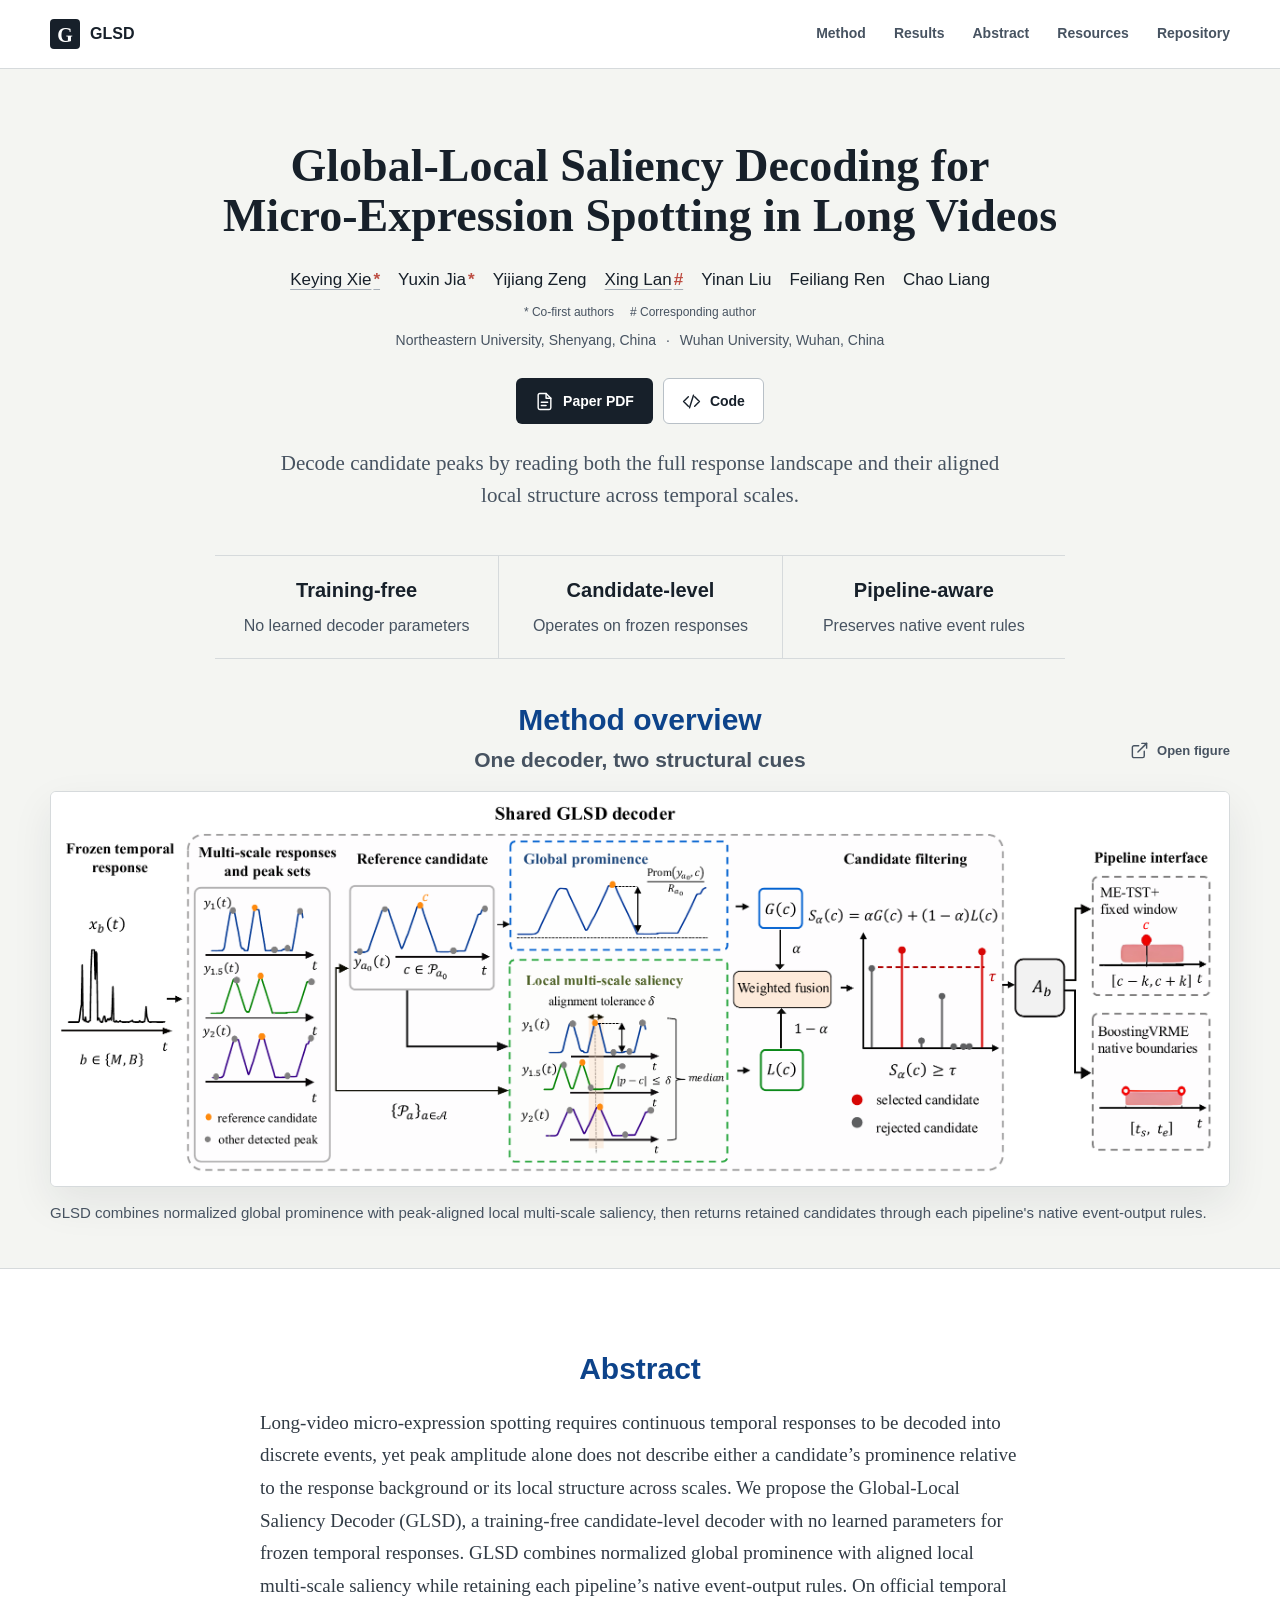
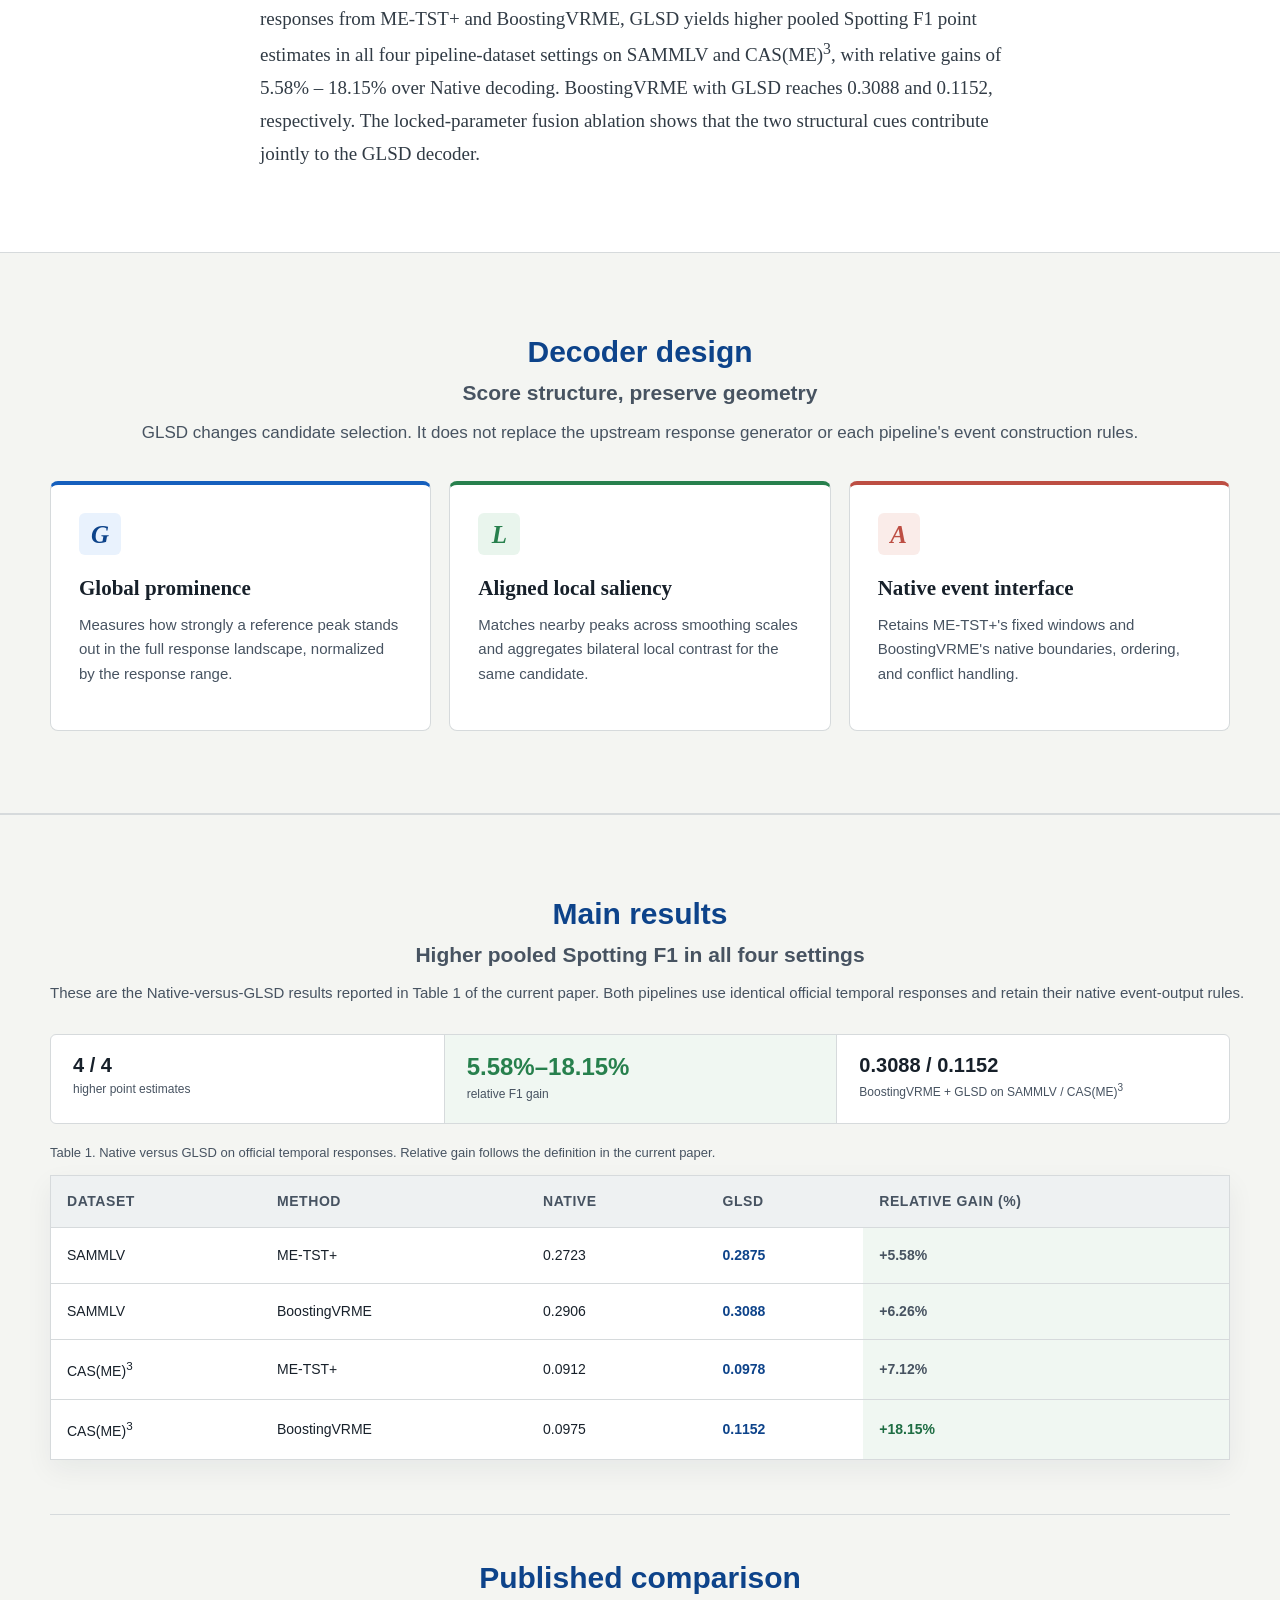
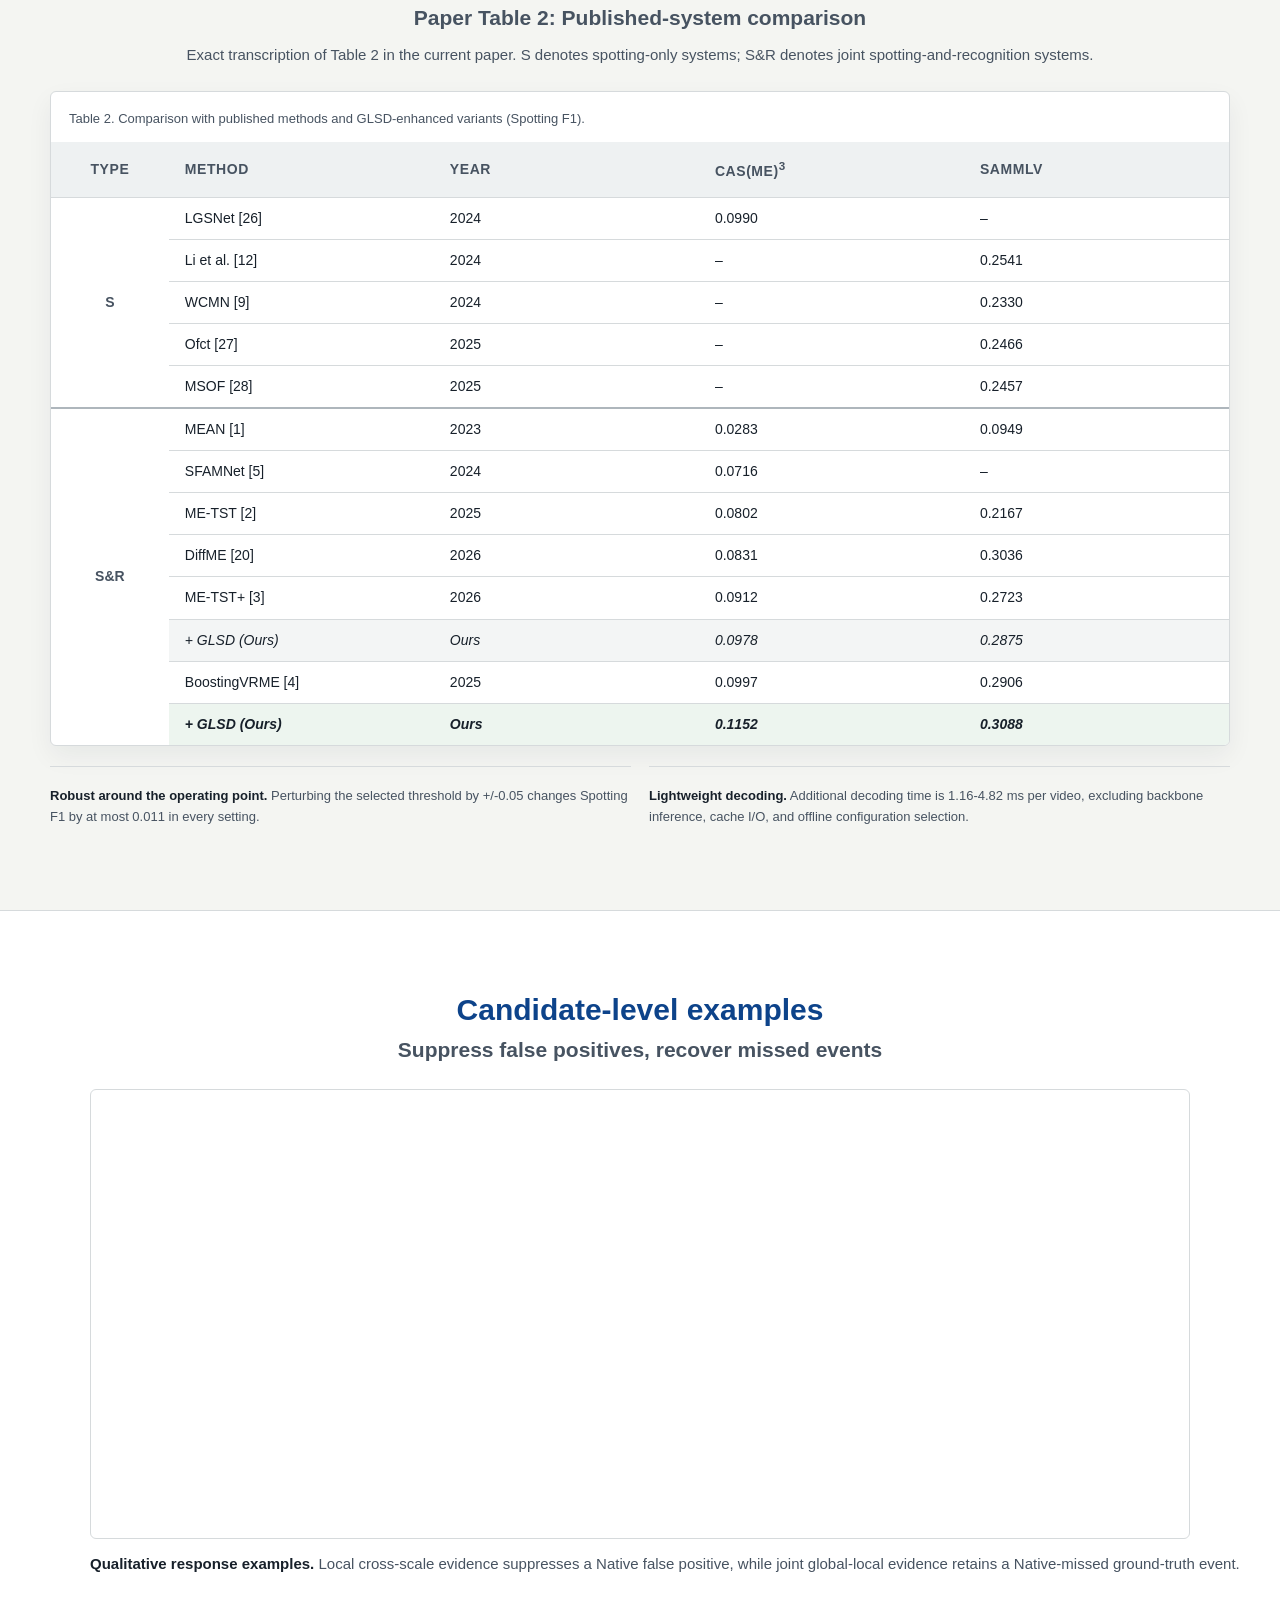
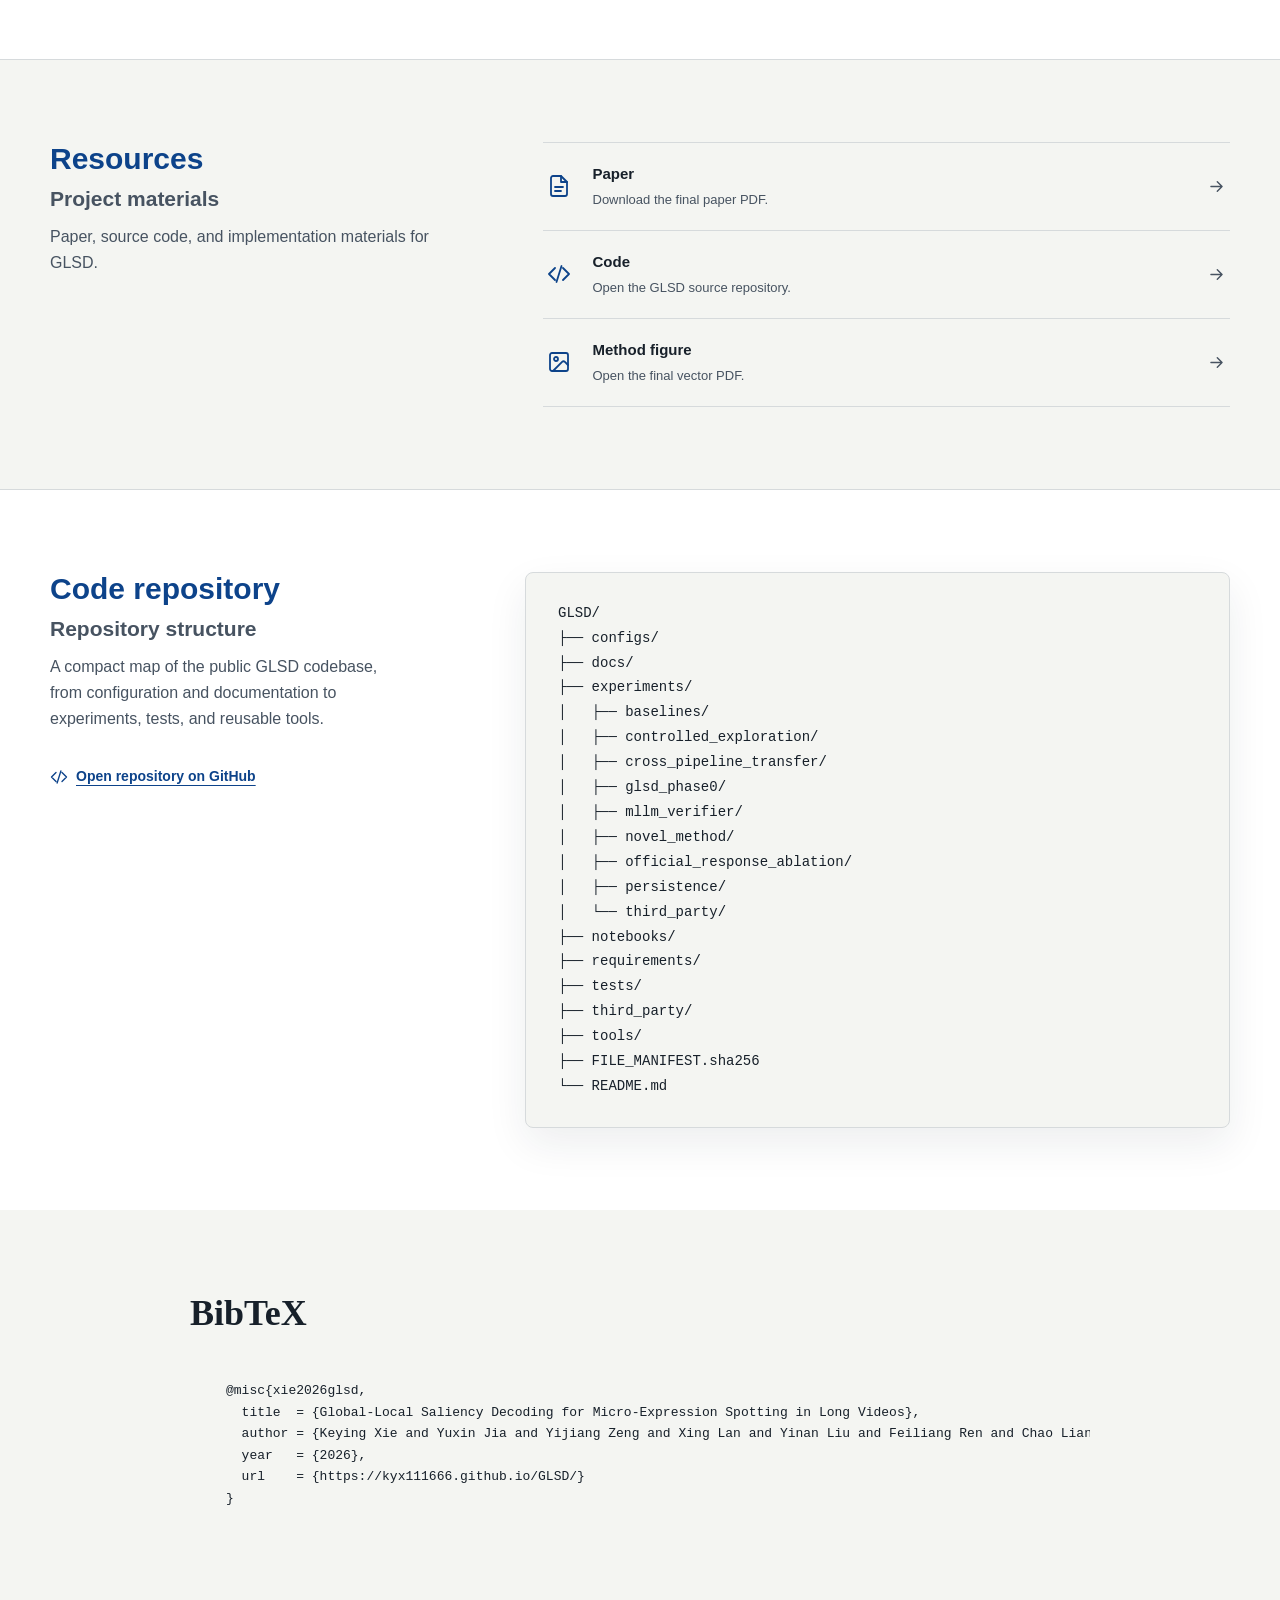
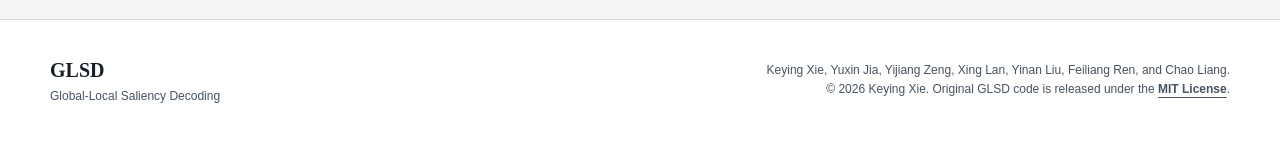
<file: index.html>
<!doctype html>
<html lang="en">
<head>
  <meta charset="utf-8">
  <meta name="viewport" content="width=device-width, initial-scale=1">
  <meta http-equiv="refresh" content="0; url=GLSD/">
  <meta name="description" content="GLSD: Global-Local Saliency Decoding for Micro-Expression Spotting in Long Videos.">
  <link rel="canonical" href="https://kyx111666.github.io/">
  <title>GLSD | Global-Local Saliency Decoding</title>
</head>
<body>
  <p>Continue to the <a href="GLSD/">GLSD project page</a>.</p>
</body>
</html>
</file>
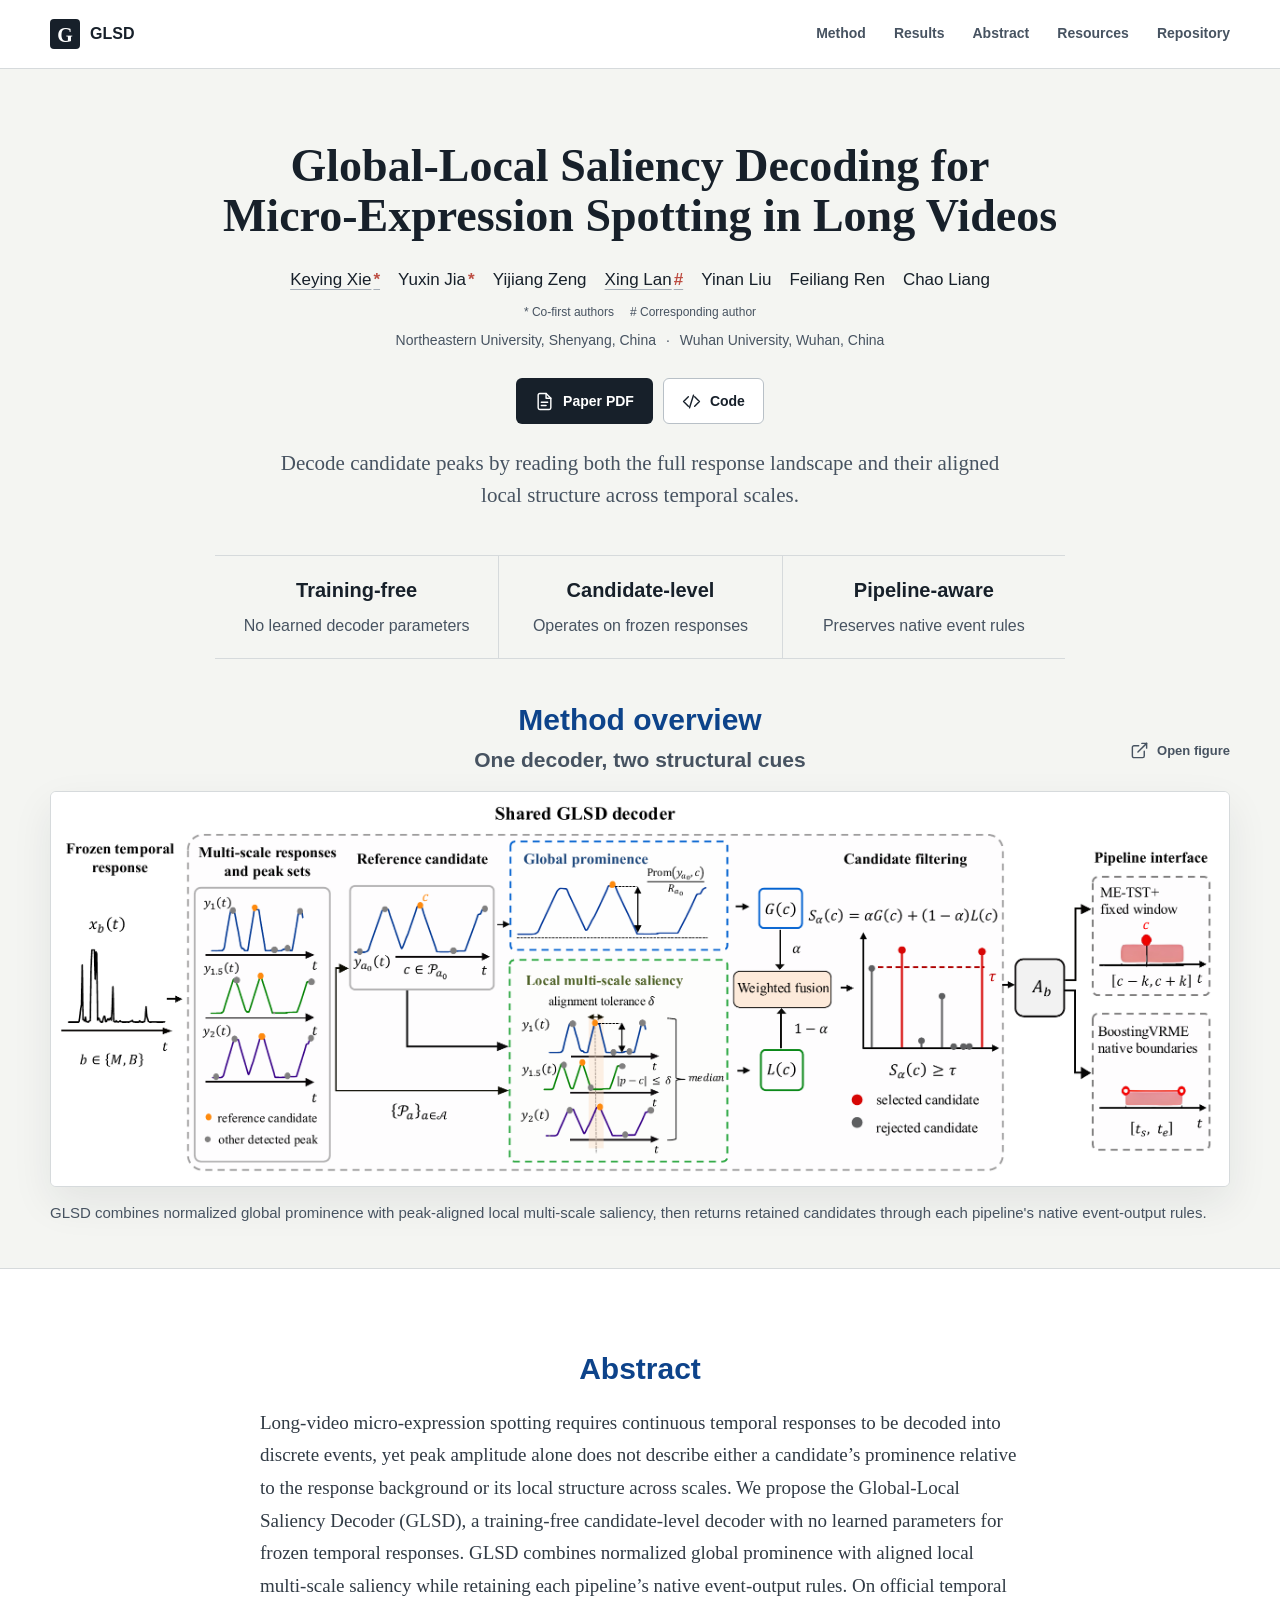
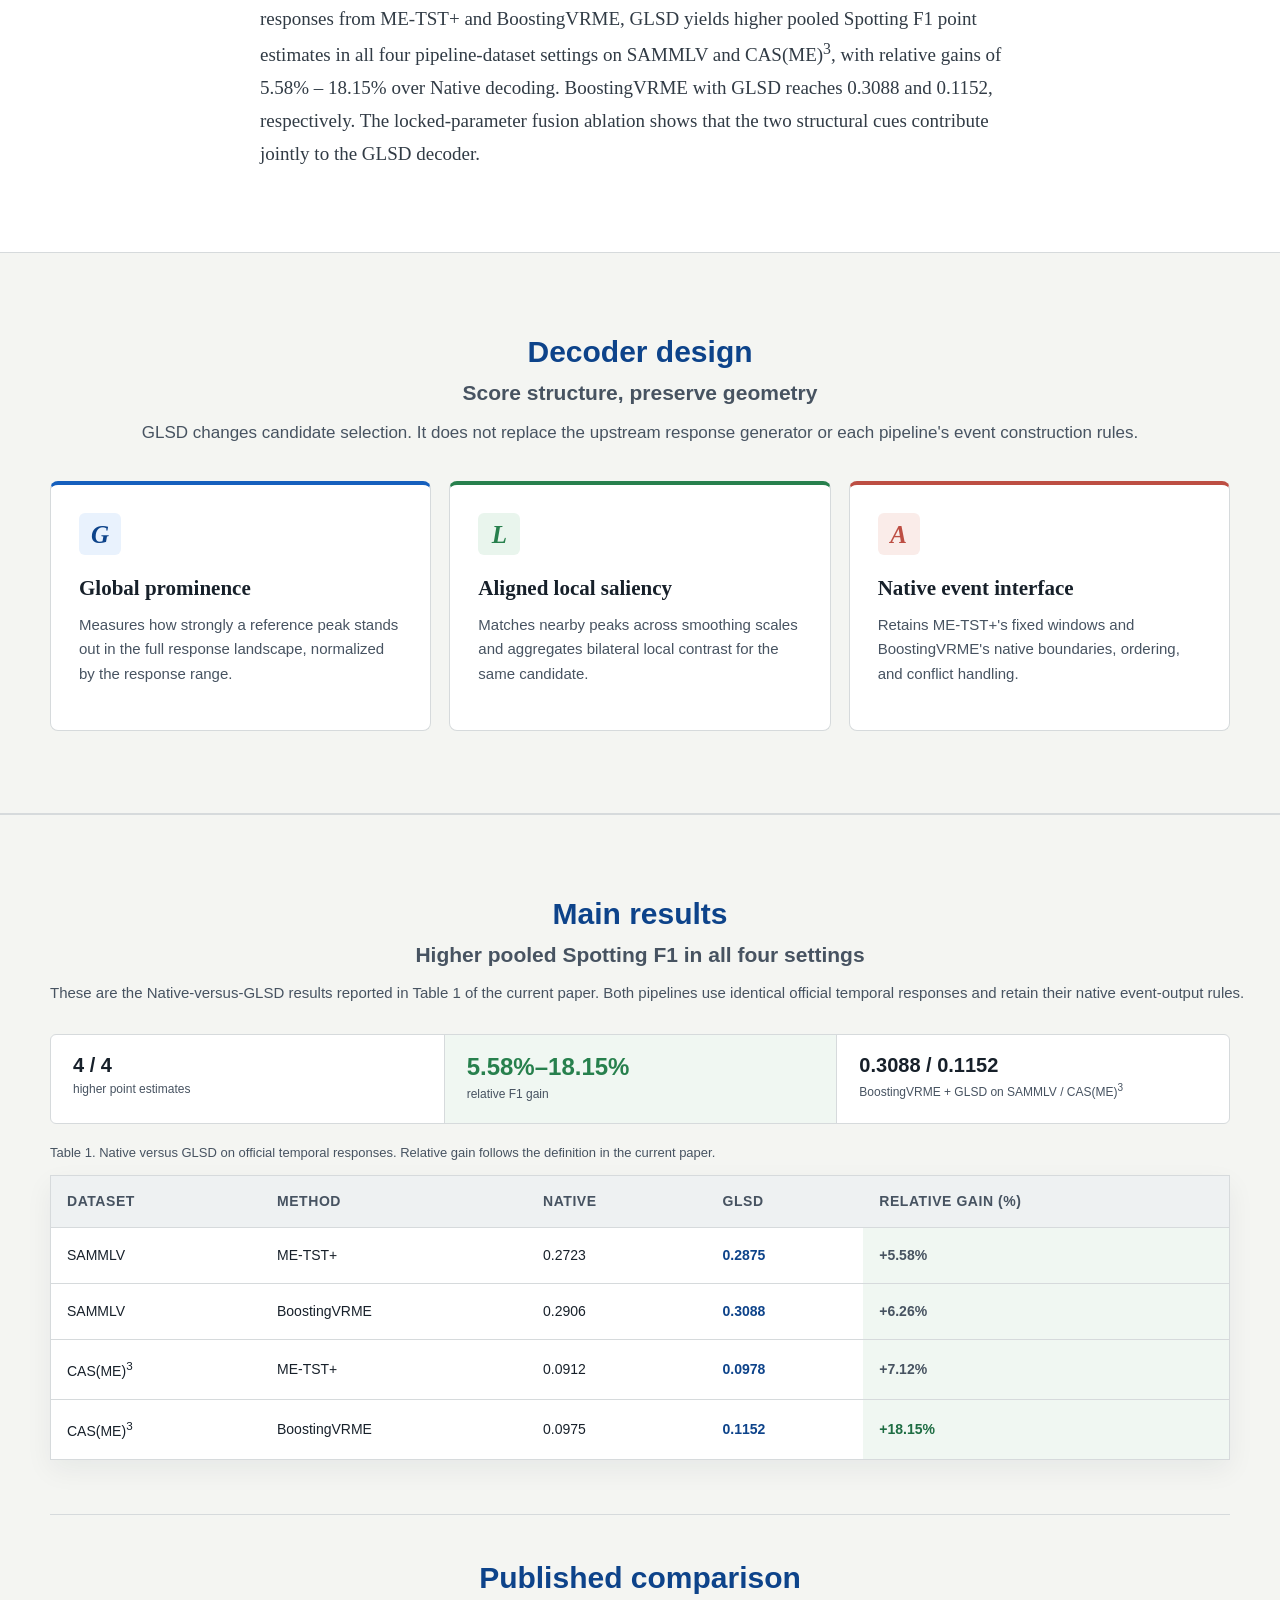
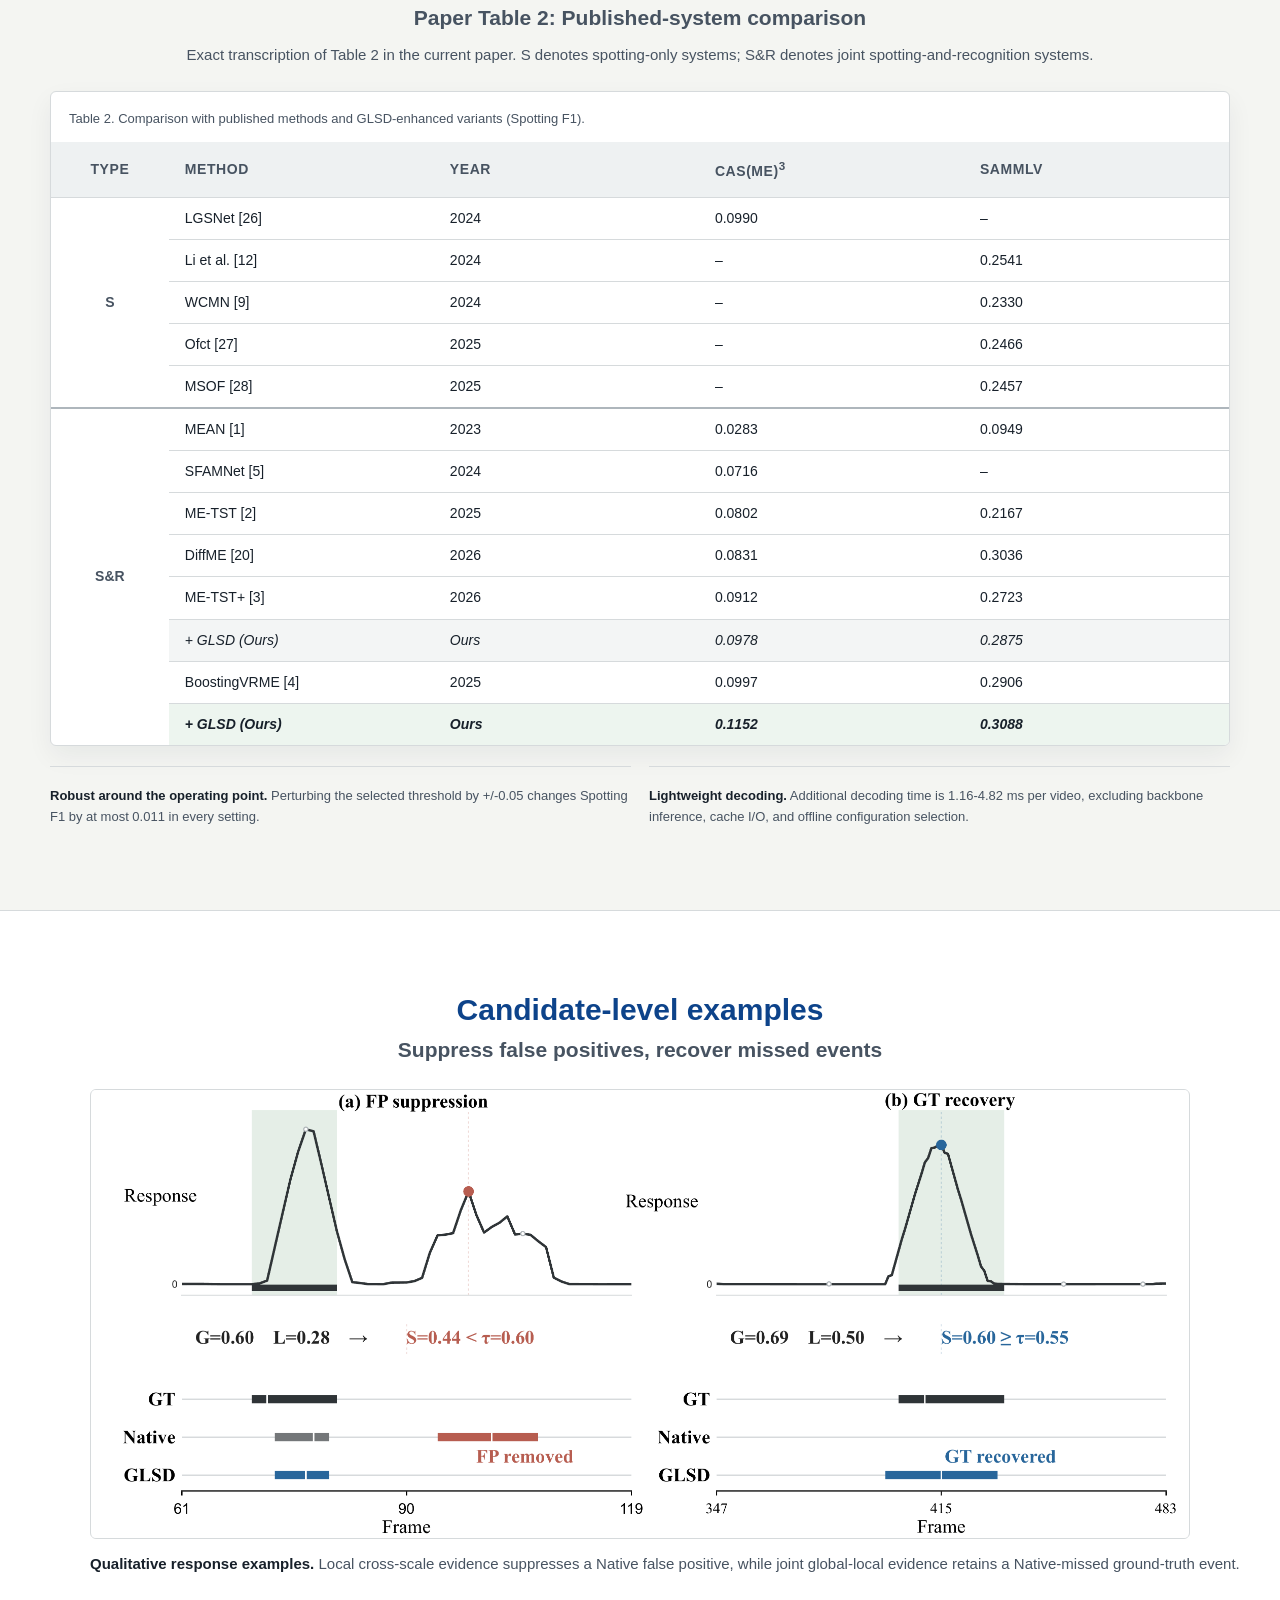
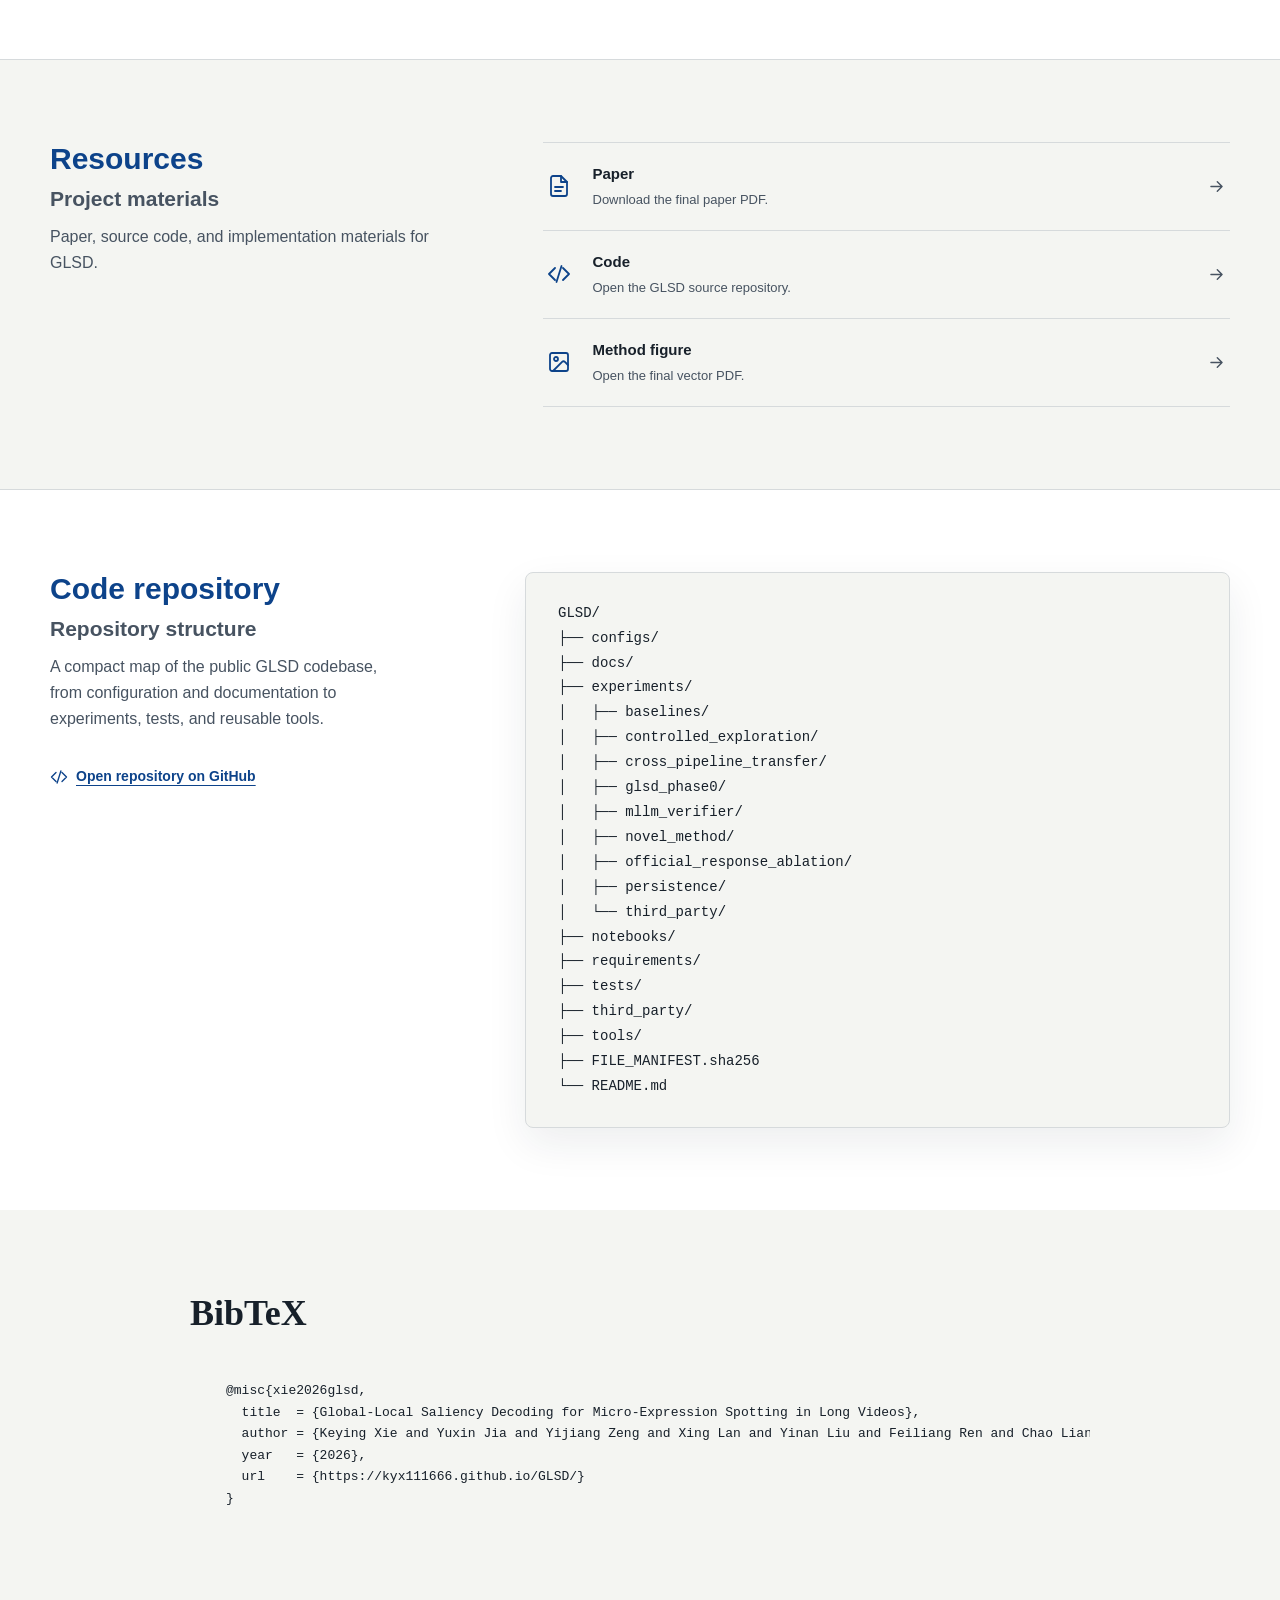
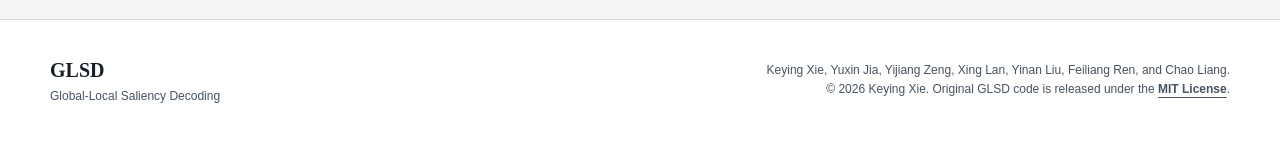
<file: GLSD/index.html>
<!doctype html>
<html lang="en">
<head>
  <meta charset="utf-8">
  <meta name="viewport" content="width=device-width, initial-scale=1">
  <meta name="description" content="GLSD is a training-free decoder that combines global prominence and aligned local multi-scale saliency for long-video micro-expression spotting.">
  <meta name="theme-color" content="#f4f5f2">
  <meta property="og:type" content="website">
  <meta property="og:title" content="GLSD | Global-Local Saliency Decoding">
  <meta property="og:description" content="A training-free candidate-level decoder for frozen temporal responses in long-video micro-expression spotting.">
  <meta property="og:url" content="https://kyx111666.github.io/GLSD/">
  <meta property="og:image" content="https://kyx111666.github.io/GLSD/assets/figures/glsd-framework.png">
  <meta name="twitter:card" content="summary_large_image">
  <title>GLSD | Global-Local Saliency Decoding</title>
  <link rel="canonical" href="https://kyx111666.github.io/GLSD/">
  <link rel="icon" href="assets/favicon.svg" type="image/svg+xml">
  <link rel="stylesheet" href="assets/style.css?v=20261001-1">
</head>
<body>
  <a class="skip-link" href="#main">Skip to main content</a>

  <header class="site-header">
    <nav class="nav shell" aria-label="Primary navigation">
      <a class="brand" href="#top" aria-label="GLSD, back to top">
        <span class="brand-mark" aria-hidden="true">G</span>
        <span>GLSD</span>
      </a>
      <div class="nav-links">
        <a href="#method">Method</a>
        <a href="#results">Results</a>
        <a href="#abstract">Abstract</a>
        <a href="#resources">Resources</a>
        <a href="#repository">Repository</a>
      </div>
    </nav>
  </header>

  <main id="main">
    <section class="hero" id="top" aria-labelledby="paper-title">
      <div class="shell hero-copy">
        <h1 id="paper-title">Global-Local Saliency Decoding for<br class="desktop-break"> Micro-Expression Spotting in Long Videos</h1>

        <div class="authors" aria-label="Authors">
          <a href="mailto:xieky@mails.neu.edu.cn">Keying Xie<span title="Co-first author">*</span></a>
          <span>Yuxin Jia<span title="Co-first author">*</span></span>
          <span>Yijiang Zeng</span>
          <a href="mailto:lanx@cse.neu.edu.cn">Xing Lan<span title="Corresponding author">#</span></a>
          <span>Yinan Liu</span>
          <span>Feiliang Ren</span>
          <span>Chao Liang</span>
        </div>
        <p class="author-note"><span>* Co-first authors</span><span># Corresponding author</span></p>
        <p class="affiliations">Northeastern University, Shenyang, China <span aria-hidden="true">&middot;</span> Wuhan University, Wuhan, China</p>

        <div class="hero-resource-actions" aria-label="Publication resources">
          <a class="button button-primary" href="assets/figures/glsd-paper.pdf" target="_blank" rel="noopener">
            <svg viewBox="0 0 24 24" aria-hidden="true"><path d="M14 2H6a2 2 0 0 0-2 2v16a2 2 0 0 0 2 2h12a2 2 0 0 0 2-2V8Z"/><path d="M14 2v6h6M8 13h8M8 17h6"/></svg>
            Paper PDF
          </a>
          <a class="button button-secondary" href="https://github.com/kyx111666/GLSD" target="_blank" rel="noopener">
            <svg viewBox="0 0 24 24" aria-hidden="true"><path d="m16 18 6-6-6-6M8 6l-6 6 6 6M14.5 4l-5 16"/></svg>
            Code
          </a>
        </div>

        <p class="hero-summary">Decode candidate peaks by reading both the full response landscape and their aligned local structure across temporal scales.</p>

        <ul class="hero-facts" aria-label="Method summary">
          <li><strong>Training-free</strong><span>No learned decoder parameters</span></li>
          <li><strong>Candidate-level</strong><span>Operates on frozen responses</span></li>
          <li><strong>Pipeline-aware</strong><span>Preserves native event rules</span></li>
        </ul>
      </div>

      <div class="figure-wrap shell" id="method">
        <div class="figure-header">
          <div>
            <p class="section-label">Method overview</p>
            <h2>One decoder, two structural cues</h2>
          </div>
          <a class="figure-link" href="assets/figures/glsd-framework.pdf" target="_blank" rel="noopener" title="Open the full-resolution method figure">
            <svg viewBox="0 0 24 24" aria-hidden="true"><path d="M15 3h6v6"/><path d="M10 14 21 3"/><path d="M18 13v6a2 2 0 0 1-2 2H5a2 2 0 0 1-2-2V8a2 2 0 0 1 2-2h6"/></svg>
            Open figure
          </a>
        </div>
        <a class="method-figure" href="assets/figures/glsd-framework.pdf" target="_blank" rel="noopener" aria-label="Open the full-resolution GLSD framework figure">
          <img src="assets/figures/glsd-framework.png" width="2524" height="845" alt="GLSD framework: a frozen temporal response is smoothed at multiple scales, reference candidates receive global prominence and aligned local saliency scores, the scores are fused and thresholded, and selected candidates pass through each pipeline's native event interface.">
        </a>
        <p class="figure-caption">GLSD combines normalized global prominence with peak-aligned local multi-scale saliency, then returns retained candidates through each pipeline's native event-output rules.</p>
      </div>
    </section>

    <section class="section abstract-section" id="abstract" aria-labelledby="abstract-title">
      <div class="reading-column">
        <h2 id="abstract-title" class="section-label">Abstract</h2>
        <p>Long-video micro-expression spotting requires continuous temporal responses to be decoded into discrete events, yet peak amplitude alone does not describe either a candidate&rsquo;s prominence relative to the response background or its local structure across scales. We propose the Global-Local Saliency Decoder (GLSD), a training-free candidate-level decoder with no learned parameters for frozen temporal responses. GLSD combines normalized global prominence with aligned local multi-scale saliency while retaining each pipeline&rsquo;s native event-output rules. On official temporal responses from ME-TST+ and BoostingVRME, GLSD yields higher pooled Spotting F1 point estimates in all four pipeline-dataset settings on SAMMLV and CAS(ME)<sup>3</sup>, with relative gains of 5.58% &ndash; 18.15% over Native decoding. BoostingVRME with GLSD reaches 0.3088 and 0.1152, respectively. The locked-parameter fusion ablation shows that the two structural cues contribute jointly to the GLSD decoder.</p>
      </div>
    </section>

    <section class="section method-section" aria-labelledby="cues-title">
      <div class="shell">
        <div class="section-heading">
          <p class="section-label">Decoder design</p>
          <h2 id="cues-title">Score structure, preserve geometry</h2>
          <p>GLSD changes candidate selection. It does not replace the upstream response generator or each pipeline's event construction rules.</p>
        </div>

        <div class="cue-grid">
          <article class="cue-item cue-global">
            <span class="cue-symbol" aria-hidden="true">G</span>
            <h3>Global prominence</h3>
            <p>Measures how strongly a reference peak stands out in the full response landscape, normalized by the response range.</p>
          </article>
          <article class="cue-item cue-local">
            <span class="cue-symbol" aria-hidden="true">L</span>
            <h3>Aligned local saliency</h3>
            <p>Matches nearby peaks across smoothing scales and aggregates bilateral local contrast for the same candidate.</p>
          </article>
          <article class="cue-item cue-interface">
            <span class="cue-symbol" aria-hidden="true">A</span>
            <h3>Native event interface</h3>
            <p>Retains ME-TST+'s fixed windows and BoostingVRME's native boundaries, ordering, and conflict handling.</p>
          </article>
        </div>
      </div>
    </section>

    <section class="section results-section" id="results" aria-labelledby="results-title">
      <div class="shell">
        <div class="results-heading">
          <div>
            <p class="section-label">Main results</p>
            <h2 id="results-title">Higher pooled Spotting F1 in all four settings</h2>
          </div>
          <p>These are the Native-versus-GLSD results reported in Table 1 of the current paper. Both pipelines use identical official temporal responses and retain their native event-output rules.</p>
        </div>

        <div class="results-proof" aria-label="Results summary">
          <div><strong>4 / 4</strong><span>higher point estimates</span></div>
          <div class="results-proof-primary"><strong>5.58%&ndash;18.15%</strong><span>relative F1 gain</span></div>
          <div><strong>0.3088 / 0.1152</strong><span>BoostingVRME + GLSD on SAMMLV / CAS(ME)<sup>3</sup></span></div>
        </div>

        <div class="result-grid">
          <article class="result-item" aria-label="SAMMLV with ME-TST+: Native 0.2723, GLSD 0.2875, relative gain 5.58 percent">
            <div class="result-title"><div><span>SAMMLV</span><h3>ME-TST+</h3></div><span class="gain-label">Relative gain</span></div>
            <div class="gain-hero"><strong>+5.58%</strong><span>Spotting F1</span></div>
            <div class="score-shift">
              <div class="score-point score-native"><span>Native</span><b>0.2723</b></div>
              <div class="score-arrow" aria-hidden="true"><i></i><svg viewBox="0 0 24 24"><path d="M5 12h14M13 6l6 6-6 6"/></svg></div>
              <div class="score-point score-glsd"><span>GLSD</span><b>0.2875</b></div>
            </div>
            <div class="uplift-head"><span>Relative gain</span><b>+5.58%</b></div>
            <div class="uplift-track" aria-hidden="true"><i style="--gain-width:27.9%"></i></div>
            <div class="uplift-axis" aria-hidden="true"><span>0%</span><span>20%</span></div>
          </article>
          <article class="result-item" aria-label="SAMMLV with BoostingVRME: Native 0.2906, GLSD 0.3088, relative gain 6.26 percent">
            <div class="result-title"><div><span>SAMMLV</span><h3>BoostingVRME</h3></div><span class="gain-label">Relative gain</span></div>
            <div class="gain-hero"><strong>+6.26%</strong><span>Spotting F1</span></div>
            <div class="score-shift">
              <div class="score-point score-native"><span>Native</span><b>0.2906</b></div>
              <div class="score-arrow" aria-hidden="true"><i></i><svg viewBox="0 0 24 24"><path d="M5 12h14M13 6l6 6-6 6"/></svg></div>
              <div class="score-point score-glsd"><span>GLSD</span><b>0.3088</b></div>
            </div>
            <div class="uplift-head"><span>Relative gain</span><b>+6.26%</b></div>
            <div class="uplift-track" aria-hidden="true"><i style="--gain-width:31.3%"></i></div>
            <div class="uplift-axis" aria-hidden="true"><span>0%</span><span>20%</span></div>
          </article>
          <article class="result-item" aria-label="CAS(ME)3 with ME-TST+: Native 0.0912, GLSD 0.0978, relative gain 7.12 percent">
            <div class="result-title"><div><span>CAS(ME)<sup>3</sup></span><h3>ME-TST+</h3></div><span class="gain-label">Relative gain</span></div>
            <div class="gain-hero"><strong>+7.12%</strong><span>Spotting F1</span></div>
            <div class="score-shift">
              <div class="score-point score-native"><span>Native</span><b>0.0912</b></div>
              <div class="score-arrow" aria-hidden="true"><i></i><svg viewBox="0 0 24 24"><path d="M5 12h14M13 6l6 6-6 6"/></svg></div>
              <div class="score-point score-glsd"><span>GLSD</span><b>0.0978</b></div>
            </div>
            <div class="uplift-head"><span>Relative gain</span><b>+7.12%</b></div>
            <div class="uplift-track" aria-hidden="true"><i style="--gain-width:35.6%"></i></div>
            <div class="uplift-axis" aria-hidden="true"><span>0%</span><span>20%</span></div>
          </article>
          <article class="result-item result-item-best" aria-label="CAS(ME)3 with BoostingVRME: Native 0.0975, GLSD 0.1152, relative gain 18.15 percent">
            <div class="result-title"><div><span>CAS(ME)<sup>3</sup></span><h3>BoostingVRME</h3></div><span class="gain-label">Largest gain</span></div>
            <div class="gain-hero"><strong>+18.15%</strong><span>Spotting F1</span></div>
            <div class="score-shift">
              <div class="score-point score-native"><span>Native</span><b>0.0975</b></div>
              <div class="score-arrow" aria-hidden="true"><i></i><svg viewBox="0 0 24 24"><path d="M5 12h14M13 6l6 6-6 6"/></svg></div>
              <div class="score-point score-glsd"><span>GLSD</span><b>0.1152</b></div>
            </div>
            <div class="uplift-head"><span>Relative gain</span><b>+18.15%</b></div>
            <div class="uplift-track" aria-hidden="true"><i style="--gain-width:90.8%"></i></div>
            <div class="uplift-axis" aria-hidden="true"><span>0%</span><span>20%</span></div>
          </article>
        </div>

        <table class="results-table">
          <caption>Table 1. Native versus GLSD on official temporal responses. Relative gain follows the definition in the current paper.</caption>
          <thead><tr><th>Dataset</th><th>Method</th><th>Native</th><th>GLSD</th><th>Relative gain (%)</th></tr></thead>
          <tbody>
            <tr><td>SAMMLV</td><td>ME-TST+</td><td>0.2723</td><td>0.2875</td><td>+5.58%</td></tr>
            <tr><td>SAMMLV</td><td>BoostingVRME</td><td>0.2906</td><td>0.3088</td><td>+6.26%</td></tr>
            <tr><td>CAS(ME)<sup>3</sup></td><td>ME-TST+</td><td>0.0912</td><td>0.0978</td><td>+7.12%</td></tr>
            <tr><td>CAS(ME)<sup>3</sup></td><td>BoostingVRME</td><td>0.0975</td><td>0.1152</td><td>+18.15%</td></tr>
          </tbody>
        </table>

        <div class="published-comparison">
          <div class="published-comparison-heading">
            <p class="section-label">Published comparison</p>
            <h3>Paper Table 2: Published-system comparison</h3>
            <p>Exact transcription of Table 2 in the current paper. S denotes spotting-only systems; S&amp;R denotes joint spotting-and-recognition systems.</p>
          </div>
          <div class="paper-comparison-wrap">
            <table class="paper-comparison-table">
              <caption>Table 2. Comparison with published methods and GLSD-enhanced variants (Spotting F1).</caption>
              <colgroup>
                <col class="comparison-col-type">
                <col class="comparison-col-method">
                <col class="comparison-col-year">
                <col class="comparison-col-score">
                <col class="comparison-col-score">
              </colgroup>
              <thead><tr><th>Type</th><th>Method</th><th>Year</th><th>CAS(ME)<sup>3</sup></th><th>SAMMLV</th></tr></thead>
              <tbody>
                <tr><td rowspan="5" class="system-type">S</td><td class="method-name">LGSNet [26]</td><td>2024</td><td>0.0990</td><td>&ndash;</td></tr>
                <tr><td class="method-name">Li et al. [12]</td><td>2024</td><td>&ndash;</td><td>0.2541</td></tr>
                <tr><td class="method-name">WCMN [9]</td><td>2024</td><td>&ndash;</td><td>0.2330</td></tr>
                <tr><td class="method-name">Ofct [27]</td><td>2025</td><td>&ndash;</td><td>0.2466</td></tr>
                <tr><td class="method-name">MSOF [28]</td><td>2025</td><td>&ndash;</td><td>0.2457</td></tr>
                <tr class="group-start"><td rowspan="8" class="system-type">S&amp;R</td><td class="method-name">MEAN [1]</td><td>2023</td><td>0.0283</td><td>0.0949</td></tr>
                <tr><td class="method-name">SFAMNet [5]</td><td>2024</td><td>0.0716</td><td>&ndash;</td></tr>
                <tr><td class="method-name">ME-TST [2]</td><td>2025</td><td>0.0802</td><td>0.2167</td></tr>
                <tr><td class="method-name">DiffME [20]</td><td>2026</td><td>0.0831</td><td>0.3036</td></tr>
                <tr><td class="method-name">ME-TST+ [3]</td><td>2026</td><td>0.0912</td><td>0.2723</td></tr>
                <tr class="ours-row"><td class="method-name">+ GLSD (Ours)</td><td>Ours</td><td>0.0978</td><td>0.2875</td></tr>
                <tr><td class="method-name">BoostingVRME [4]</td><td>2025</td><td>0.0997</td><td>0.2906</td></tr>
                <tr class="ours-row ours-row-best"><td class="method-name">+ GLSD (Ours)</td><td>Ours</td><td>0.1152</td><td>0.3088</td></tr>
              </tbody>
            </table>
          </div>
        </div>

        <div class="result-notes">
          <p><strong>Robust around the operating point.</strong> Perturbing the selected threshold by +/-0.05 changes Spotting F1 by at most 0.011 in every setting.</p>
          <p><strong>Lightweight decoding.</strong> Additional decoding time is 1.16-4.82 ms per video, excluding backbone inference, cache I/O, and offline configuration selection.</p>
        </div>
      </div>
    </section>

    <section class="section qualitative-section" aria-labelledby="qualitative-title">
      <div class="shell">
        <div class="section-heading compact-heading">
          <p class="section-label">Candidate-level examples</p>
          <h2 id="qualitative-title">Suppress false positives, recover missed events</h2>
        </div>
        <figure class="qualitative-figure">
          <img loading="lazy" src="assets/figures/glsd-qualitative.png" width="4323" height="1770" alt="Two qualitative response examples. In the first, GLSD removes a Native false positive. In the second, GLSD recovers a ground-truth event missed by Native decoding.">
          <figcaption><strong>Qualitative response examples.</strong> Local cross-scale evidence suppresses a Native false positive, while joint global-local evidence retains a Native-missed ground-truth event.</figcaption>
        </figure>
      </div>
    </section>

    <section class="section resources-section" id="resources" aria-labelledby="resources-title">
      <div class="shell resources-layout">
        <div>
          <p class="section-label">Resources</p>
          <h2 id="resources-title">Project materials</h2>
          <p>Paper, source code, and implementation materials for GLSD.</p>
        </div>
        <div class="resource-list">
          <a class="resource-item" href="assets/figures/glsd-paper.pdf" target="_blank" rel="noopener" aria-label="Open the paper PDF">
            <svg viewBox="0 0 24 24" aria-hidden="true"><path d="M14 2H6a2 2 0 0 0-2 2v16a2 2 0 0 0 2 2h12a2 2 0 0 0 2-2V8Z"/><path d="M14 2v6h6M8 13h8M8 17h6"/></svg>
            <div><strong>Paper</strong><span>Download the final paper PDF.</span></div>
            <svg class="arrow-icon" viewBox="0 0 24 24" aria-hidden="true"><path d="M5 12h14M13 6l6 6-6 6"/></svg>
          </a>
          <a class="resource-item" href="https://github.com/kyx111666/GLSD" target="_blank" rel="noopener" aria-label="Open the GLSD source repository">
            <svg viewBox="0 0 24 24" aria-hidden="true"><path d="m16 18 6-6-6-6M8 6l-6 6 6 6M14.5 4l-5 16"/></svg>
            <div><strong>Code</strong><span>Open the GLSD source repository.</span></div>
            <svg class="arrow-icon" viewBox="0 0 24 24" aria-hidden="true"><path d="M5 12h14M13 6l6 6-6 6"/></svg>
          </a>
          <a class="resource-item" href="assets/figures/glsd-framework.pdf" target="_blank" rel="noopener">
            <svg viewBox="0 0 24 24" aria-hidden="true"><rect width="18" height="18" x="3" y="3" rx="2"/><circle cx="9" cy="9" r="2"/><path d="m21 15-3.1-3.1a2 2 0 0 0-2.8 0L6 21"/></svg>
            <div><strong>Method figure</strong><span>Open the final vector PDF.</span></div>
            <svg class="arrow-icon" viewBox="0 0 24 24" aria-hidden="true"><path d="M5 12h14M13 6l6 6-6 6"/></svg>
          </a>
        </div>
      </div>
    </section>

    <section class="section repository-section" id="repository" aria-labelledby="repository-title">
      <div class="shell repository-layout">
        <div class="repository-heading">
          <p class="section-label">Code repository</p>
          <h2 id="repository-title">Repository structure</h2>
          <p>A compact map of the public GLSD codebase, from configuration and documentation to experiments, tests, and reusable tools.</p>
          <a class="repository-link" href="https://github.com/kyx111666/GLSD" target="_blank" rel="noopener" aria-label="Open the GLSD repository on GitHub">
            <svg viewBox="0 0 24 24" aria-hidden="true"><path d="m16 18 6-6-6-6M8 6l-6 6 6 6M14.5 4l-5 16"/></svg>
            Open repository on GitHub
          </a>
        </div>
        <div class="repository-tree-wrap">
          <pre class="repository-tree" aria-label="GLSD repository directory tree"><code>GLSD/
├── configs/
├── docs/
├── experiments/
│   ├── baselines/
│   ├── controlled_exploration/
│   ├── cross_pipeline_transfer/
│   ├── glsd_phase0/
│   ├── mllm_verifier/
│   ├── novel_method/
│   ├── official_response_ablation/
│   ├── persistence/
│   └── third_party/
├── notebooks/
├── requirements/
├── tests/
├── third_party/
├── tools/
├── FILE_MANIFEST.sha256
└── README.md</code></pre>
        </div>
      </div>
    </section>

    <section class="section citation-section" id="BibTeX" aria-labelledby="citation-title">
      <div class="reading-column citation-column">
        <h2 id="citation-title">BibTeX</h2>
        <pre class="citation-block"><code>@misc{xie2026glsd,
  title  = {Global-Local Saliency Decoding for Micro-Expression Spotting in Long Videos},
  author = {Keying Xie and Yuxin Jia and Yijiang Zeng and Xing Lan and Yinan Liu and Feiliang Ren and Chao Liang},
  year   = {2026},
  url    = {https://kyx111666.github.io/GLSD/}
}</code></pre>
      </div>
    </section>
  </main>

  <footer class="footer">
    <div class="shell footer-inner">
      <div><strong>GLSD</strong><span>Global-Local Saliency Decoding</span></div>
      <p>Keying Xie, Yuxin Jia, Yijiang Zeng, Xing Lan, Yinan Liu, Feiliang Ren, and Chao Liang.<br>
        © 2026 Keying Xie. Original GLSD code is released under the
        <a href="https://github.com/kyx111666/GLSD/blob/main/LICENSE" target="_blank" rel="noopener">MIT License</a>.
      </p>
    </div>
  </footer>
</body>
</html>
</file>
<file: GLSD/assets/style.css>
:root {
  --ink: #17202a;
  --ink-soft: #475361;
  --paper: #ffffff;
  --canvas: #f4f5f2;
  --canvas-deep: #ebece8;
  --line: #d6dadc;
  --blue: #155fbd;
  --blue-dark: #0d438a;
  --blue-soft: #e9f2fd;
  --green: #27804d;
  --green-soft: #e9f5ed;
  --coral: #bd4e43;
  --coral-soft: #faece9;
  --orange: #c86f12;
  --shadow: 0 16px 40px rgba(24, 38, 50, 0.08);
}

* {
  box-sizing: border-box;
}

html {
  scroll-behavior: smooth;
  scroll-padding-top: 84px;
}

body {
  margin: 0;
  background: var(--paper);
  color: var(--ink);
  font-family: "Avenir Next", Avenir, "Helvetica Neue", Arial, sans-serif;
  font-size: 16px;
  line-height: 1.65;
  overflow-x: hidden;
  -webkit-font-smoothing: antialiased;
}

a {
  color: var(--blue-dark);
  text-decoration-thickness: 1px;
  text-underline-offset: 4px;
}

a:hover {
  color: var(--blue);
}

a:focus-visible {
  outline: 3px solid var(--blue);
  outline-offset: 4px;
  border-radius: 4px;
}

h1,
h2,
h3,
p,
figure,
ul {
  margin-top: 0;
}

h1,
h2,
h3 {
  color: var(--ink);
  font-family: Charter, Georgia, "Times New Roman", serif;
  font-weight: 700;
  letter-spacing: 0;
}

h1 {
  max-width: 1180px;
  margin: 0 auto 26px;
  font-size: 46px;
  line-height: 1.08;
}

.desktop-break {
  display: inline;
}

h2 {
  margin-bottom: 18px;
  font-size: 36px;
  line-height: 1.18;
}

h3 {
  margin-bottom: 10px;
  font-size: 21px;
  line-height: 1.3;
}

img,
svg {
  display: block;
}

img {
  max-width: 100%;
}

.shell {
  width: min(1180px, calc(100% - 48px));
  margin-inline: auto;
}

.reading-column {
  width: min(760px, calc(100% - 48px));
  margin-inline: auto;
}

.sr-only {
  position: absolute;
  width: 1px;
  height: 1px;
  padding: 0;
  margin: -1px;
  overflow: hidden;
  clip: rect(0, 0, 0, 0);
  white-space: nowrap;
  border: 0;
}

.skip-link {
  position: fixed;
  top: 12px;
  left: 12px;
  z-index: 1000;
  padding: 10px 16px;
  background: var(--ink);
  color: var(--paper);
  transform: translateY(-160%);
}

.skip-link:focus {
  transform: translateY(0);
}

.site-header {
  position: sticky;
  top: 0;
  z-index: 100;
  background: rgba(255, 255, 255, 0.96);
  border-bottom: 1px solid var(--line);
}

.nav {
  min-height: 68px;
  display: flex;
  align-items: center;
  justify-content: space-between;
  gap: 24px;
}

.brand {
  min-height: 44px;
  display: inline-flex;
  align-items: center;
  gap: 10px;
  color: var(--ink);
  font-weight: 750;
  text-decoration: none;
}

.brand:hover {
  color: var(--ink);
  text-decoration: none;
}

.brand-mark {
  width: 30px;
  height: 30px;
  display: grid;
  place-items: center;
  background: var(--ink);
  color: var(--paper);
  border-radius: 4px;
  font-family: Charter, Georgia, serif;
  font-size: 20px;
}

.nav-links {
  display: flex;
  align-items: center;
  gap: 28px;
}

.nav-links a {
  min-height: 44px;
  display: inline-flex;
  align-items: center;
  color: var(--ink-soft);
  font-size: 14px;
  font-weight: 650;
  text-decoration: none;
}

.nav-links a:hover {
  color: var(--ink);
}

.hero {
  background: var(--canvas);
  border-bottom: 1px solid var(--line);
}

.hero-copy {
  padding-top: 72px;
  text-align: center;
}

.hero-resource-actions {
  margin: 0 auto 24px;
  display: flex;
  flex-wrap: wrap;
  justify-content: center;
  gap: 10px;
}

.kicker {
  margin-bottom: 12px;
  color: var(--blue-dark);
  font-size: 12px;
  font-weight: 800;
  letter-spacing: 0;
  text-transform: uppercase;
}

.section-label {
  margin-bottom: 8px;
  color: var(--blue-dark);
  font-size: 30px;
  font-weight: 700;
  line-height: 1.15;
  letter-spacing: 0;
  text-transform: none;
}

.project-mark {
  margin-bottom: 14px;
  color: var(--blue);
  font-family: Charter, Georgia, serif;
  font-size: 23px;
  font-weight: 700;
}

.authors {
  max-width: 900px;
  margin: 0 auto 9px;
  display: flex;
  flex-wrap: wrap;
  justify-content: center;
  gap: 5px 18px;
  font-size: 17px;
}

.authors a,
.authors > span {
  color: var(--ink);
}

.authors a {
  text-decoration-color: #a4adb7;
}

.authors span span,
.authors a span {
  margin-left: 2px;
  color: var(--coral);
  font-weight: 800;
}

.author-note {
  margin-bottom: 6px;
  display: flex;
  justify-content: center;
  gap: 16px;
  color: var(--ink-soft);
  font-size: 12px;
}

.affiliations {
  margin-bottom: 26px;
  color: var(--ink-soft);
  font-size: 14px;
}

.affiliations span {
  padding-inline: 6px;
}

.hero-summary {
  max-width: 760px;
  margin: 0 auto 25px;
  color: var(--ink-soft);
  font-family: Charter, Georgia, serif;
  font-size: 21px;
  line-height: 1.5;
}

.hero-actions {
  display: flex;
  flex-wrap: wrap;
  justify-content: center;
  gap: 12px;
}

.button {
  min-height: 46px;
  padding: 10px 18px;
  display: inline-flex;
  align-items: center;
  justify-content: center;
  gap: 9px;
  border: 1px solid transparent;
  border-radius: 6px;
  font-size: 14px;
  font-weight: 750;
  text-decoration: none;
  touch-action: manipulation;
  transition: background-color 180ms ease-out, border-color 180ms ease-out, color 180ms ease-out;
}

.button svg,
.figure-link svg,
.resource-item > svg {
  width: 19px;
  height: 19px;
  flex: 0 0 auto;
  fill: none;
  stroke: currentColor;
  stroke-width: 1.8;
  stroke-linecap: round;
  stroke-linejoin: round;
}

.button-primary {
  background: var(--ink);
  color: var(--paper);
}

.button-primary:hover {
  background: #303c49;
  color: var(--paper);
}

.button-secondary {
  background: var(--paper);
  border-color: #b8c0c7;
  color: var(--ink);
}

.button-secondary:hover {
  background: #f9faf8;
  border-color: #8f9aa5;
  color: var(--ink);
}

.hero-facts {
  max-width: 850px;
  margin: 44px auto 0;
  padding: 0;
  display: grid;
  grid-template-columns: repeat(3, 1fr);
  list-style: none;
  border-block: 1px solid var(--line);
}

.hero-facts li {
  min-width: 0;
  padding: 18px 22px;
}

.hero-facts li + li {
  border-left: 1px solid var(--line);
}

.hero-facts strong,
.hero-facts span {
  display: block;
}

.hero-facts strong {
  margin-bottom: 6px;
  color: var(--ink);
  font-size: 20px;
}

.hero-facts span {
  color: var(--ink-soft);
  font-size: 16px;
}

.figure-wrap {
  padding-top: 44px;
  padding-bottom: 42px;
}

.figure-header {
  margin-bottom: 16px;
  display: flex;
  align-items: end;
  justify-content: space-between;
  gap: 24px;
}

.figure-header h2 {
  margin-bottom: 0;
  font-size: 28px;
}

.figure-link {
  min-height: 44px;
  display: inline-flex;
  align-items: center;
  gap: 8px;
  color: var(--ink-soft);
  font-size: 13px;
  font-weight: 700;
  text-decoration: none;
}

.method-figure {
  display: block;
  background: var(--paper);
  border: 1px solid var(--line);
  border-radius: 6px;
  box-shadow: var(--shadow);
  overflow: hidden;
}

.method-figure img {
  width: 100%;
  height: auto;
  aspect-ratio: 2524 / 845;
  object-fit: contain;
}

.figure-caption {
  max-width: none;
  margin: 14px 0 0;
  color: var(--ink-soft);
  font-size: 15px;
}

.section {
  padding-block: 82px;
  scroll-margin-top: 20px;
}

.abstract-section {
  background: var(--paper);
}

.abstract-section h2 {
  max-width: none;
  margin-bottom: 20px;
  font-family: "Avenir Next", Avenir, "Helvetica Neue", Arial, sans-serif;
  line-height: 1.2;
}

.abstract-section p:not(.section-label) {
  margin-bottom: 18px;
  color: #313b45;
  font-family: Charter, Georgia, serif;
  font-size: 19px;
  line-height: 1.72;
}

.abstract-section p:last-child {
  margin-bottom: 0;
}

.method-section {
  background: var(--canvas);
  border-block: 1px solid var(--line);
}

.section-heading {
  max-width: none;
  margin-bottom: 34px;
}

.section-heading h2,
.results-heading h2,
.resources-layout h2,
.repository-heading h2 {
  font-size: 28px;
}

.section-heading > p:last-child {
  max-width: none;
  margin-bottom: 0;
  color: var(--ink-soft);
  font-size: 17px;
}

.cue-grid {
  display: grid;
  grid-template-columns: repeat(3, 1fr);
  gap: 18px;
}

.cue-item {
  min-width: 0;
  min-height: 250px;
  padding: 28px;
  background: var(--paper);
  border: 1px solid var(--line);
  border-top-width: 4px;
  border-radius: 8px;
}

.cue-global {
  border-top-color: var(--blue);
}

.cue-local {
  border-top-color: var(--green);
}

.cue-interface {
  border-top-color: var(--coral);
}

.cue-symbol {
  width: 42px;
  height: 42px;
  margin-bottom: 20px;
  display: grid;
  place-items: center;
  background: var(--blue-soft);
  color: var(--blue-dark);
  border-radius: 6px;
  font-family: Charter, Georgia, serif;
  font-size: 25px;
  font-style: italic;
  font-weight: 700;
}

.cue-local .cue-symbol {
  background: var(--green-soft);
  color: var(--green);
}

.cue-interface .cue-symbol {
  background: var(--coral-soft);
  color: var(--coral);
}

.cue-item p {
  margin-bottom: 0;
  color: var(--ink-soft);
  font-size: 15px;
}

.results-section {
  background: var(--ink);
  color: #edf0f3;
}

.results-section h2,
.results-section h3 {
  color: var(--paper);
}

.results-section .section-label {
  color: #9fc8fb;
}

.results-heading {
  margin-bottom: 28px;
  display: block;
}

.results-heading h2 {
  max-width: none;
  margin-bottom: 12px;
}

.results-heading > p {
  margin-bottom: 0;
  color: #bdc5cc;
  font-size: 15px;
}

.results-proof {
  margin-bottom: 18px;
  display: grid;
  grid-template-columns: repeat(3, 1fr);
  overflow: hidden;
  background: #131d26;
  border: 1px solid #354654;
  border-radius: 10px;
}

.results-proof div {
  min-width: 0;
  padding: 18px 22px;
}

.results-proof div + div {
  border-left: 1px solid #354654;
}

.results-proof strong,
.results-proof span {
  display: block;
}

.results-proof strong {
  color: #ffffff;
  font-size: 22px;
  font-variant-numeric: tabular-nums;
  line-height: 1.2;
}

.results-proof span {
  margin-top: 3px;
  color: #aebbc5;
  font-size: 12px;
}

.result-grid {
  display: grid;
  grid-template-columns: repeat(2, 1fr);
  gap: 16px;
}

.result-item {
  position: relative;
  min-width: 0;
  padding: 25px;
  overflow: hidden;
  background: linear-gradient(145deg, #22303b 0%, #1d2832 70%);
  border: 1px solid #3a4c59;
  border-radius: 12px;
  box-shadow: 0 18px 36px rgba(4, 11, 17, 0.18);
}

.result-item::before {
  content: "";
  position: absolute;
  inset: 0 auto 0 0;
  width: 3px;
  background: #65b3ff;
}

.result-item-best {
  background: linear-gradient(145deg, #233641 0%, #1b302e 100%);
  border-color: #3c7365;
}

.result-item-best::before {
  background: #73e1b0;
}

.result-title {
  margin-bottom: 18px;
  display: flex;
  align-items: start;
  justify-content: space-between;
  gap: 16px;
}

.result-title > div > span {
  color: #aeb7bf;
  font-size: 12px;
  font-weight: 750;
  text-transform: uppercase;
}

.result-title h3 {
  margin: 3px 0 0;
  font-family: "Avenir Next", Avenir, sans-serif;
  font-size: 18px;
}

.gain-label {
  padding: 5px 9px;
  background: rgba(112, 224, 173, 0.09);
  color: #a8eacb;
  border: 1px solid rgba(112, 224, 173, 0.34);
  border-radius: 999px;
  font-size: 11px;
  font-weight: 750;
  letter-spacing: 0.02em;
  text-transform: uppercase;
  white-space: nowrap;
}

.gain-hero {
  margin-bottom: 20px;
  display: flex;
  align-items: baseline;
  gap: 10px;
}

.gain-hero strong {
  color: #7ce4b5;
  font-family: Charter, Georgia, serif;
  font-size: clamp(42px, 4.5vw, 62px);
  font-variant-numeric: tabular-nums;
  letter-spacing: -0.03em;
  line-height: 0.95;
}

.gain-hero span {
  color: #b8c4cd;
  font-size: 12px;
  font-weight: 700;
  letter-spacing: 0.04em;
  text-transform: uppercase;
}

.score-shift {
  display: grid;
  grid-template-columns: minmax(0, 1fr) minmax(60px, 0.55fr) minmax(0, 1fr);
  align-items: center;
  gap: 14px;
}

.score-point {
  min-width: 0;
  padding: 12px 14px;
  background: rgba(10, 19, 27, 0.5);
  border: 1px solid #3a4853;
  border-radius: 8px;
}

.score-point span,
.score-point b {
  display: block;
}

.score-point span {
  color: #9eabb5;
  font-size: 11px;
  font-weight: 700;
  text-transform: uppercase;
}

.score-point b {
  margin-top: 2px;
  color: var(--paper);
  font-size: 21px;
  font-variant-numeric: tabular-nums;
  line-height: 1.2;
}

.score-glsd {
  background: rgba(73, 142, 207, 0.15);
  border-color: rgba(105, 178, 248, 0.48);
}

.score-glsd span {
  color: #9bcdff;
}

.score-arrow {
  display: flex;
  align-items: center;
}

.score-arrow i {
  height: 2px;
  flex: 1;
  background: linear-gradient(90deg, #697784 0%, #70b7fa 100%);
}

.score-arrow svg {
  width: 22px;
  height: 22px;
  margin-left: -3px;
  color: #72b9fb;
  fill: none;
  stroke: currentColor;
  stroke-linecap: round;
  stroke-linejoin: round;
  stroke-width: 2;
}

.uplift-head {
  margin-top: 18px;
  display: flex;
  align-items: baseline;
  justify-content: space-between;
  gap: 12px;
  color: #aebac4;
  font-size: 11px;
}

.uplift-head b {
  color: #d9e3ea;
  font-variant-numeric: tabular-nums;
  text-align: right;
}

.uplift-track {
  height: 9px;
  margin-top: 7px;
  overflow: hidden;
  background: #101922;
  border-radius: 999px;
}

.uplift-track i {
  width: var(--gain-width);
  height: 100%;
  display: block;
  background: linear-gradient(90deg, #4c98e4 0%, #76e2b2 100%);
  border-radius: inherit;
}

.uplift-axis {
  margin-top: 4px;
  display: flex;
  justify-content: space-between;
  color: #7f8e99;
  font-size: 9px;
  font-variant-numeric: tabular-nums;
}

.result-notes {
  margin-top: 20px;
  display: grid;
  grid-template-columns: 1fr 1fr;
  gap: 18px;
}

.result-notes p {
  margin: 0;
  padding: 18px 0 0;
  color: #b8c1c9;
  border-top: 1px solid #44515c;
  font-size: 13px;
}

.result-notes strong {
  color: var(--paper);
}

.context-results {
  margin-top: 34px;
  padding-top: 28px;
  border-top: 1px solid var(--line);
}

.context-results-heading {
  max-width: 720px;
  margin-bottom: 18px;
}

.context-results-heading .section-label {
  margin-bottom: 8px;
}

.context-results-heading h3 {
  margin-bottom: 8px;
  font-size: 25px;
}

.context-results-heading p:last-child {
  margin-bottom: 0;
  color: var(--ink-soft);
  font-size: 13px;
}

.context-table-wrap {
  overflow-x: auto;
  background: var(--paper);
  border: 1px solid var(--line);
  box-shadow: 0 10px 26px rgba(24, 38, 50, 0.06);
}

.context-table {
  width: 100%;
  min-width: 650px;
  border-collapse: collapse;
  font-size: 13px;
}

.context-table caption {
  padding: 12px 14px;
  color: var(--ink-soft);
  font-size: 12px;
  text-align: left;
}

.context-table th {
  padding: 11px 14px;
  color: var(--ink-soft);
  background: #eef1f2;
  border-top: 1px solid var(--line);
  border-bottom: 1px solid var(--line);
  font-size: 11px;
  letter-spacing: 0.04em;
  text-align: right;
  text-transform: uppercase;
}

.context-table th:first-child,
.context-table td:first-child {
  text-align: left;
}

.context-table td {
  padding: 11px 14px;
  color: var(--ink);
  border-bottom: 1px solid var(--line);
  font-variant-numeric: tabular-nums;
  text-align: right;
}

.context-table tbody tr:last-child td {
  border-bottom: 0;
}

.context-table .context-highlight td {
  color: var(--green);
  background: var(--green-soft);
  font-weight: 750;
}

.qualitative-section {
  background: var(--paper);
}

.compact-heading {
  margin-bottom: 24px;
}

.qualitative-section .compact-heading {
  max-width: none;
}

.qualitative-figure {
  margin-bottom: 0;
}

.qualitative-figure img {
  width: 100%;
  height: auto;
  aspect-ratio: 4323 / 1770;
  object-fit: contain;
  background: var(--paper);
  border: 1px solid var(--line);
  border-radius: 6px;
}

.qualitative-figure figcaption {
  max-width: none;
  margin-top: 13px;
  color: var(--ink-soft);
  font-size: 15px;
}

.qualitative-figure figcaption strong {
  color: var(--ink);
}

.resources-section {
  background: var(--canvas);
  border-top: 1px solid var(--line);
}

.repository-section {
  background: var(--paper);
  border-top: 1px solid var(--line);
}

.repository-layout {
  display: grid;
  grid-template-columns: minmax(220px, 0.75fr) minmax(0, 1.25fr);
  align-items: start;
  gap: 52px;
}

.repository-heading {
  max-width: 360px;
}

.repository-heading h2 {
  margin-bottom: 14px;
}

.repository-heading > p:not(.section-label) {
  margin-bottom: 22px;
  color: var(--ink-soft);
  font-size: 16px;
}

.repository-link {
  min-height: 44px;
  display: inline-flex;
  align-items: center;
  gap: 8px;
  color: var(--blue-dark);
  font-size: 14px;
  font-weight: 750;
}

.repository-link svg {
  width: 18px;
  height: 18px;
  fill: none;
  stroke: currentColor;
  stroke-width: 1.8;
  stroke-linecap: round;
  stroke-linejoin: round;
}

.repository-tree-wrap {
  min-width: 0;
  padding: 28px 32px;
  background: var(--canvas);
  border: 1px solid var(--line);
  border-radius: 8px;
  box-shadow: var(--shadow);
}

.repository-tree {
  margin: 0;
  color: var(--ink);
  font-family: "SFMono-Regular", Consolas, "Liberation Mono", monospace;
  font-size: 14px;
  line-height: 1.78;
  white-space: pre-wrap;
  overflow-wrap: anywhere;
  tab-size: 2;
}

.citation-section {
  background: var(--canvas);
  border-top: 0;
}

.citation-column {
  width: min(900px, calc(100% - 48px));
}

.citation-column h2 {
  margin-bottom: 18px;
}

.citation-block {
  margin: 0;
  padding: 28px 36px;
  overflow-x: auto;
  background: transparent;
  border: 0;
  border-radius: 0;
  color: var(--ink);
  font-family: "SFMono-Regular", Consolas, "Liberation Mono", monospace;
  font-size: 13px;
  line-height: 1.65;
  tab-size: 2;
}

.published-comparison {
  margin-top: 54px;
  padding-top: 46px;
  border-top: 1px solid var(--line);
}

.published-comparison-heading {
  max-width: none;
  margin-bottom: 24px;
}

.published-comparison-heading h3 {
  margin-bottom: 10px;
  font-size: 28px;
}

.published-comparison-heading p:last-child {
  margin-bottom: 0;
  color: var(--ink-soft);
  font-size: 15px;
}

.paper-table-figure {
  margin: 0;
  padding: 24px;
  background: var(--paper);
  border: 1px solid var(--line);
  border-radius: 6px;
  box-shadow: 0 10px 26px rgba(24, 38, 50, 0.06);
}

.paper-table-figure img {
  width: 100%;
  height: auto;
}

.paper-table-figure figcaption {
  margin-top: 14px;
  color: var(--ink-soft);
  font-size: 13px;
}

.paper-comparison-wrap {
  overflow-x: auto;
  background: var(--paper);
  border: 1px solid var(--line);
  border-radius: 6px;
  box-shadow: 0 10px 26px rgba(24, 38, 50, 0.06);
}

.paper-comparison-table {
  width: 100%;
  min-width: 680px;
  table-layout: fixed;
  border-collapse: collapse;
  color: var(--ink);
  font-size: 14px;
  font-variant-numeric: tabular-nums;
}

.paper-comparison-table caption {
  padding: 16px 18px 12px;
  color: var(--ink-soft);
  font-size: 13px;
  text-align: left;
}

.paper-comparison-table th {
  padding: 14px 16px;
  background: #eef1f2;
  color: var(--ink-soft);
  font-size: 14px;
  font-weight: 800;
  letter-spacing: 0.04em;
  text-align: left;
  text-transform: uppercase;
}

.paper-comparison-table td {
  padding: 9px 16px;
  border-top: 1px solid var(--line);
}

.paper-comparison-table th,
.paper-comparison-table td {
  text-align: left;
}

.paper-comparison-table th:first-child {
  text-align: center;
}

.paper-comparison-table .comparison-col-type {
  width: 10%;
}

.paper-comparison-table .comparison-col-method {
  width: 22.5%;
}

.paper-comparison-table .comparison-col-year {
  width: 22.5%;
}

.paper-comparison-table .comparison-col-score {
  width: 22.5%;
}

.paper-comparison-table .system-type {
  color: var(--ink-soft);
  font-weight: 800;
  text-align: center;
  vertical-align: middle;
}

@media (min-width: 1100px) {
  .figure-caption,
  .section-heading > p:last-child,
  .results-heading > p,
  .published-comparison-heading p:last-child,
  .qualitative-figure figcaption {
    white-space: nowrap;
  }
}

.paper-comparison-table .group-start td {
  border-top: 2px solid #aeb6bc;
}

.paper-comparison-table .ours-row td:not(.system-type) {
  background: #f3f5f5;
  font-style: italic;
}

.paper-comparison-table .ours-row-best td:not(.system-type) {
  background: #edf5ef;
  font-weight: 800;
}

.resources-layout {
  display: grid;
  grid-template-columns: 0.75fr 1.25fr;
  gap: 80px;
  align-items: start;
}

.resources-layout > div:first-child p:last-child {
  margin-bottom: 0;
  color: var(--ink-soft);
}

.resource-list {
  border-top: 1px solid var(--line);
}

.resource-item {
  min-height: 88px;
  padding: 16px 4px;
  display: grid;
  grid-template-columns: 32px minmax(0, 1fr) auto;
  gap: 14px;
  align-items: center;
  color: var(--ink);
  border-bottom: 1px solid var(--line);
  text-decoration: none;
}

a.resource-item:hover {
  color: var(--blue-dark);
  background: rgba(255, 255, 255, 0.55);
}

.resource-item > svg {
  width: 24px;
  height: 24px;
  color: var(--blue-dark);
}

.resource-item div strong,
.resource-item div span {
  display: block;
}

.resource-item div strong {
  margin-bottom: 2px;
  font-size: 15px;
}

.resource-item div span {
  color: var(--ink-soft);
  font-size: 13px;
}

.resource-item .arrow-icon {
  width: 19px;
  height: 19px;
  color: var(--ink-soft);
}

.resource-status {
  color: #717b84;
  font-size: 12px;
  font-weight: 700;
}

.unavailable {
  color: #59636c;
}

.unavailable > svg {
  color: #7c8790;
}

.footer {
  padding-block: 34px;
  background: var(--paper);
  border-top: 1px solid var(--line);
}

.footer-inner {
  display: flex;
  align-items: center;
  justify-content: space-between;
  gap: 32px;
}

.footer-inner div strong,
.footer-inner div span {
  display: block;
}

.footer-inner div strong {
  font-family: Charter, Georgia, serif;
  font-size: 20px;
}

.footer-inner div span,
.footer-inner p {
  color: var(--ink-soft);
  font-size: 12px;
}

.footer-inner p {
  max-width: 620px;
  margin: 0;
  text-align: right;
}

.footer-inner a {
  color: var(--accent);
  font-weight: 700;
}

@media (max-width: 940px) {
  h1 {
    font-size: 42px;
  }

  .cue-grid {
    grid-template-columns: 1fr 1fr;
  }

  .cue-interface {
    grid-column: 1 / -1;
    min-height: 0;
  }

  .results-heading,
  .resources-layout,
  .repository-layout {
    grid-template-columns: 1fr;
    gap: 24px;
  }

  .results-heading > p {
    max-width: 690px;
  }

  .repository-heading {
    max-width: 690px;
  }
}

@media (max-width: 700px) {
  .shell,
  .reading-column,
  .citation-column {
    width: calc(100% - 32px);
  }

  .section-label {
    font-size: 26px;
  }

  .section-heading h2,
  .results-heading h2,
  .resources-layout h2,
  .repository-heading h2,
  .published-comparison-heading h3 {
    font-size: 24px;
  }

  .nav {
    min-height: 62px;
  }

  .nav-links {
    gap: 16px;
  }

  .nav-links a {
    font-size: 13px;
  }

  .nav-links a:nth-child(3),
  .nav-links a:nth-child(4),
  .nav-links a:nth-child(5) {
    display: none;
  }

  .hero-copy {
    padding-top: 48px;
  }

  h1 {
    font-size: 36px;
    line-height: 1.12;
  }

  .desktop-break {
    display: none;
  }

  h2 {
    font-size: 30px;
  }

  .project-mark {
    font-size: 20px;
  }

  .authors {
    font-size: 16px;
    gap: 4px 14px;
  }

  .hero-summary {
    font-size: 19px;
  }

  .hero-resource-actions {
    margin-bottom: 22px;
  }

  .hero-facts {
    margin-top: 36px;
    grid-template-columns: 1fr;
  }

  .hero-facts li {
    padding: 13px 6px;
  }

  .hero-facts li + li {
    border-left: 0;
    border-top: 1px solid var(--line);
  }

  .repository-tree-wrap {
    padding: 22px 18px;
  }

  .repository-tree {
    font-size: 12px;
    line-height: 1.7;
  }

  .figure-wrap {
    padding-top: 34px;
  }

  .figure-header {
    align-items: start;
  }

  .figure-header h2 {
    font-size: 24px;
  }

  .figure-link {
    flex: 0 0 auto;
  }

  .section {
    padding-block: 60px;
  }

  .abstract-section p:not(.section-label) {
    font-size: 17px;
  }

  .cue-grid,
  .result-grid,
  .result-notes {
    grid-template-columns: 1fr;
  }

  .results-proof {
    grid-template-columns: 1fr;
  }

  .results-proof div + div {
    border-top: 1px solid #354654;
    border-left: 0;
  }

  .cue-interface {
    grid-column: auto;
  }

  .cue-item {
    min-height: 0;
  }

  .footer-inner {
    align-items: start;
    flex-direction: column;
  }

  .footer-inner p {
    text-align: left;
  }
}

@media (max-width: 430px) {
  .nav-links {
    gap: 10px;
  }

  .nav-links a:nth-child(1),
  .nav-links a:nth-child(3),
  .nav-links a:nth-child(4),
  .nav-links a:nth-child(5) {
    display: none;
  }

  .nav-links a {
    font-size: 12px;
  }

  h1 {
    width: 100%;
    max-width: 100%;
    padding-inline: 4px;
    font-size: 31px;
    overflow-wrap: break-word;
  }

  .brand > span:last-child {
    display: none;
  }

  .author-note {
    flex-direction: column;
    gap: 1px;
  }

  .affiliations span {
    display: block;
    height: 0;
    overflow: hidden;
  }

  .hero-actions {
    align-items: stretch;
    flex-direction: column;
  }

  .button {
    width: 100%;
  }

  .figure-header {
    display: block;
  }

  .figure-link {
    margin-top: 8px;
  }

  .result-item {
    padding: 20px 16px;
  }

  .score-shift {
    grid-template-columns: minmax(0, 1fr) 42px minmax(0, 1fr);
    gap: 8px;
  }

  .score-point {
    padding: 10px;
  }

  .score-point b {
    font-size: 18px;
  }

  .gain-hero {
    align-items: flex-start;
    flex-direction: column;
    gap: 4px;
  }

  .resource-item {
    grid-template-columns: 28px minmax(0, 1fr);
  }

  .resource-item > :last-child {
    grid-column: 2;
    justify-self: start;
  }
}

@media (prefers-reduced-motion: reduce) {
  html {
    scroll-behavior: auto;
  }

  *,
  *::before,
  *::after {
    transition-duration: 0.01ms !important;
  }
}

@media print {
  .site-header,
  .skip-link,
  .hero-actions,
  .figure-link,
  .resources-section {
    display: none;
  }

  .hero,
  .method-section,
  .results-section {
    background: var(--paper);
    color: var(--ink);
  }

  .results-section h2,
  .results-section h3,
  .result-notes strong {
    color: var(--ink);
  }

  .result-item {
    background: var(--paper);
    border-color: var(--line);
  }

  .section {
    padding-block: 30px;
  }
}

/* Keep the comparison readable as an academic result, not a dashboard. */
.results-section {
  background: var(--canvas);
  color: var(--ink);
  border-block: 1px solid var(--line);
}

.results-section h2,
.results-section h3 {
  color: var(--ink);
}

.results-section .section-label {
  color: var(--blue-dark);
}

.results-heading > p {
  color: var(--ink-soft);
}

.results-proof {
  background: var(--paper);
  border-color: var(--line);
  border-radius: 6px;
  box-shadow: none;
}

.results-proof div + div {
  border-left-color: var(--line);
}

.results-proof strong {
  color: var(--ink);
  font-size: 20px;
}

.results-proof-primary {
  background: #f0f7f2;
}

.results-proof-primary strong {
  color: var(--green);
  font-size: 24px;
}

.results-proof span {
  color: var(--ink-soft);
}

.result-grid {
  display: none;
}

.results-table {
  width: 100%;
  border-collapse: collapse;
  background: var(--paper);
  border: 1px solid var(--line);
  box-shadow: 0 10px 26px rgba(24, 38, 50, 0.06);
  font-size: 14px;
}

.results-table caption {
  padding: 0 0 12px;
  color: var(--ink-soft);
  font-size: 13px;
  text-align: left;
}

.results-table th {
  padding: 14px 16px;
  background: #eef1f2;
  color: var(--ink-soft);
  font-size: 14px;
  font-weight: 800;
  letter-spacing: 0.04em;
  text-align: left;
  text-transform: uppercase;
}

.results-table td {
  padding: 16px;
  border-top: 1px solid var(--line);
  color: var(--ink);
  font-variant-numeric: tabular-nums;
}

.results-table th.numeric,
.results-table td.numeric {
  text-align: right;
}

.results-table tbody tr:hover {
  background: #fafcfb;
}

.results-table tbody td:nth-child(4) {
  color: var(--blue-dark);
  font-weight: 700;
}

.results-table tbody td:nth-child(5) {
  background: #f0f7f2;
  color: var(--green);
  font-weight: 800;
}

.results-table tbody td:last-child {
  color: var(--ink-soft);
  font-weight: 600;
}

.results-table tbody tr:last-child td:nth-child(5) {
  color: #1e6d43;
}

.result-notes p {
  color: var(--ink-soft);
  border-top-color: var(--line);
}

.result-notes strong {
  color: var(--ink);
}

@media (max-width: 700px) {
  .results-proof div + div {
    border-top: 1px solid var(--line);
    border-left: 0;
  }

  .results-table {
    display: block;
    border: 0;
    box-shadow: none;
  }

  .results-table caption {
    display: block;
  }

  .results-table thead {
    display: none;
  }

  .results-table tbody,
  .results-table tr,
  .results-table td {
    display: block;
  }

  .results-table tbody tr {
    padding: 12px 16px;
    border: 1px solid var(--line);
    border-bottom: 0;
    background: var(--paper);
  }

  .results-table tbody tr:last-child {
    border-bottom: 1px solid var(--line);
  }

  .results-table td {
    display: flex;
    justify-content: space-between;
    gap: 16px;
    padding: 5px 0;
    border: 0;
    text-align: right;
  }

  .results-table td::before {
    color: var(--ink-soft);
    font-size: 12px;
    text-align: left;
  }

  .results-table td:nth-child(1)::before { content: "Dataset"; }
  .results-table td:nth-child(2)::before { content: "Method"; }
  .results-table td:nth-child(3)::before { content: "Native"; }
  .results-table td:nth-child(4)::before { content: "GLSD"; }
  .results-table td:nth-child(5)::before { content: "Relative gain"; }

  .results-table tbody td:nth-child(5) {
    margin-inline: -8px;
    padding-inline: 8px;
  }
}

/* Clear two-level hierarchy: blue section title, restrained descriptive subtitle. */
.figure-header {
  position: relative;
  justify-content: center;
}

.figure-header > div {
  width: 100%;
  text-align: center;
}

.figure-header .figure-link {
  position: absolute;
  right: 0;
  bottom: 2px;
}

.abstract-section .section-label,
.section-heading,
.results-heading,
.published-comparison-heading {
  text-align: center;
}

.figure-header h2,
.section-heading h2,
.results-section .results-heading h2,
.published-comparison-heading h3,
.resources-layout h2,
.repository-heading h2 {
  color: var(--ink-soft);
  font-family: "Avenir Next", Avenir, "Helvetica Neue", Arial, sans-serif;
  font-size: 21px;
  font-weight: 600;
  line-height: 1.4;
}

.figure-header h2 {
  margin-bottom: 0;
}

.section-heading h2,
.results-section .results-heading h2 {
  margin-bottom: 12px;
}

.published-comparison-heading h3,
.resources-layout h2,
.repository-heading h2 {
  margin-bottom: 10px;
}

@media (max-width: 700px) {
  .section-label {
    font-size: 26px;
  }

  .figure-header {
    display: block;
  }

  .figure-header h2,
  .section-heading h2,
  .results-section .results-heading h2,
  .published-comparison-heading h3,
  .resources-layout h2,
  .repository-heading h2 {
    font-size: 19px;
  }

  .figure-header .figure-link {
    position: static;
    margin: 10px auto 0;
  }
}
</file>
